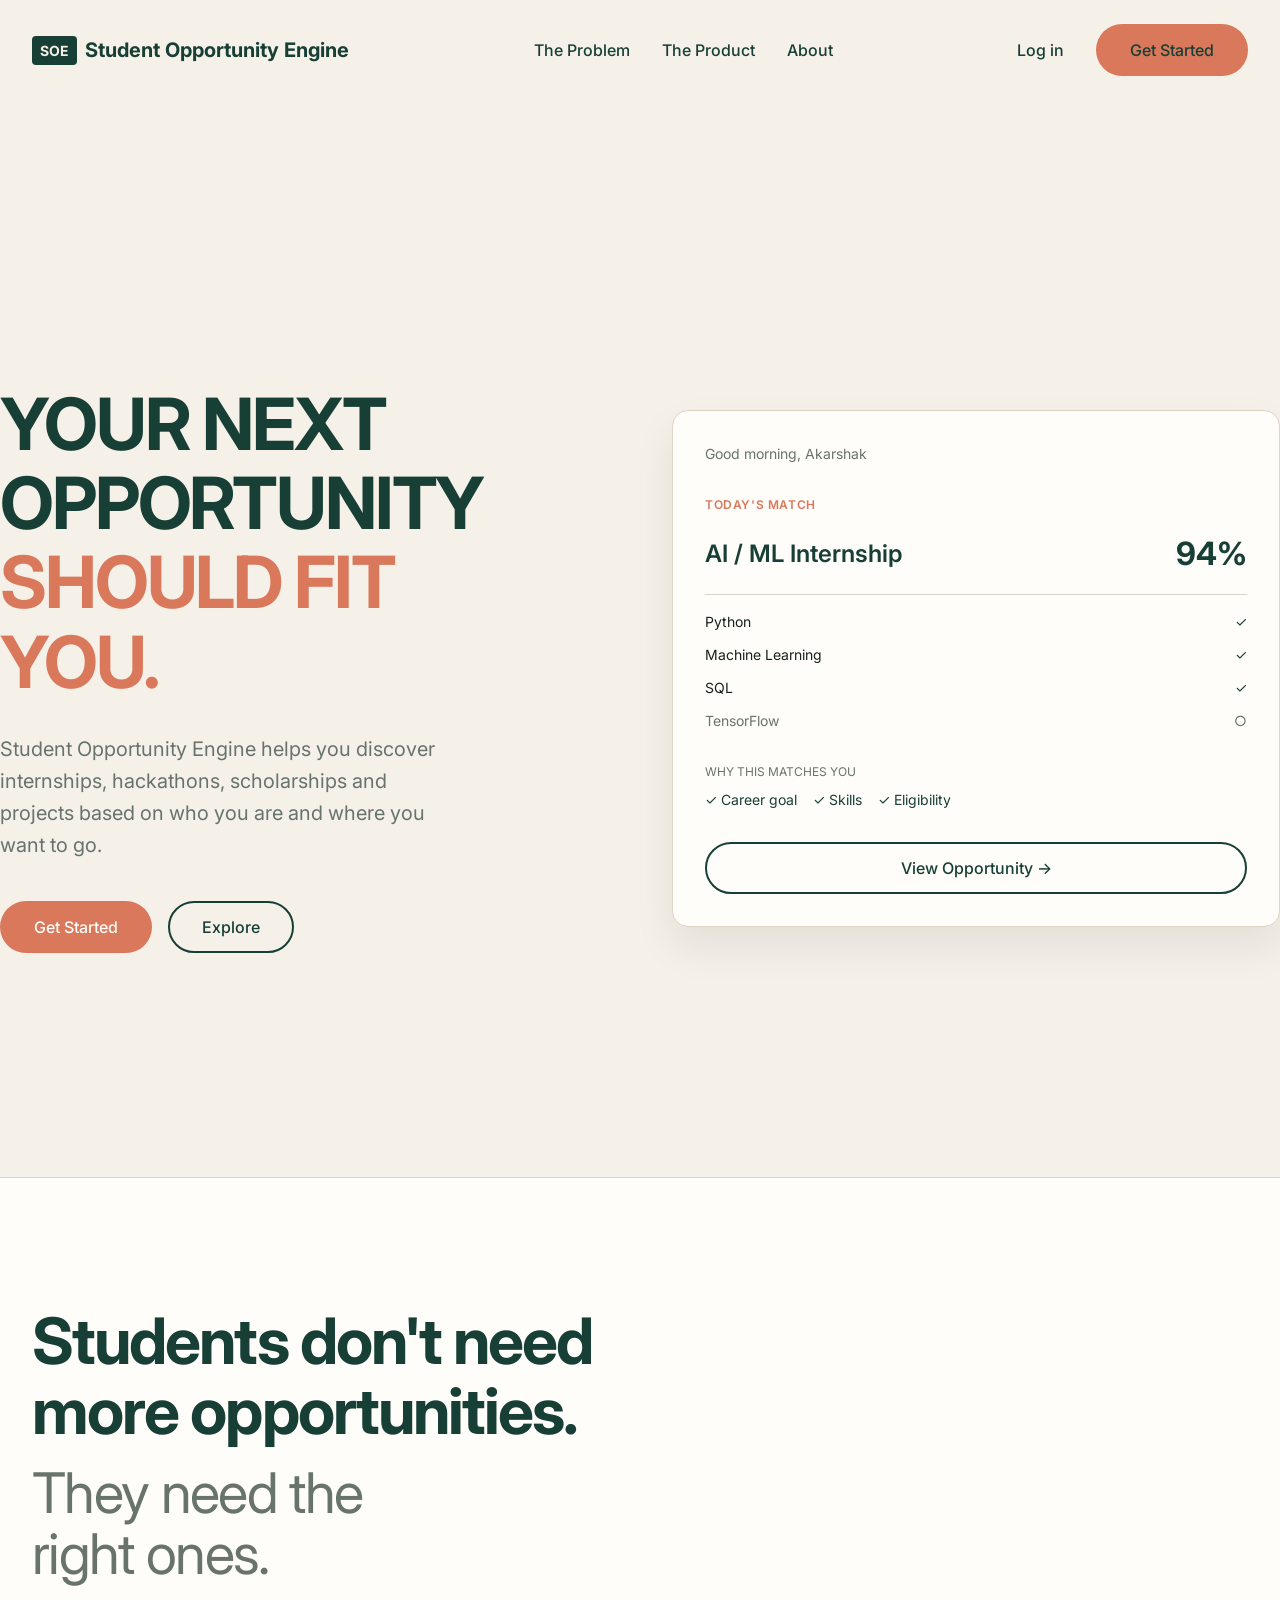
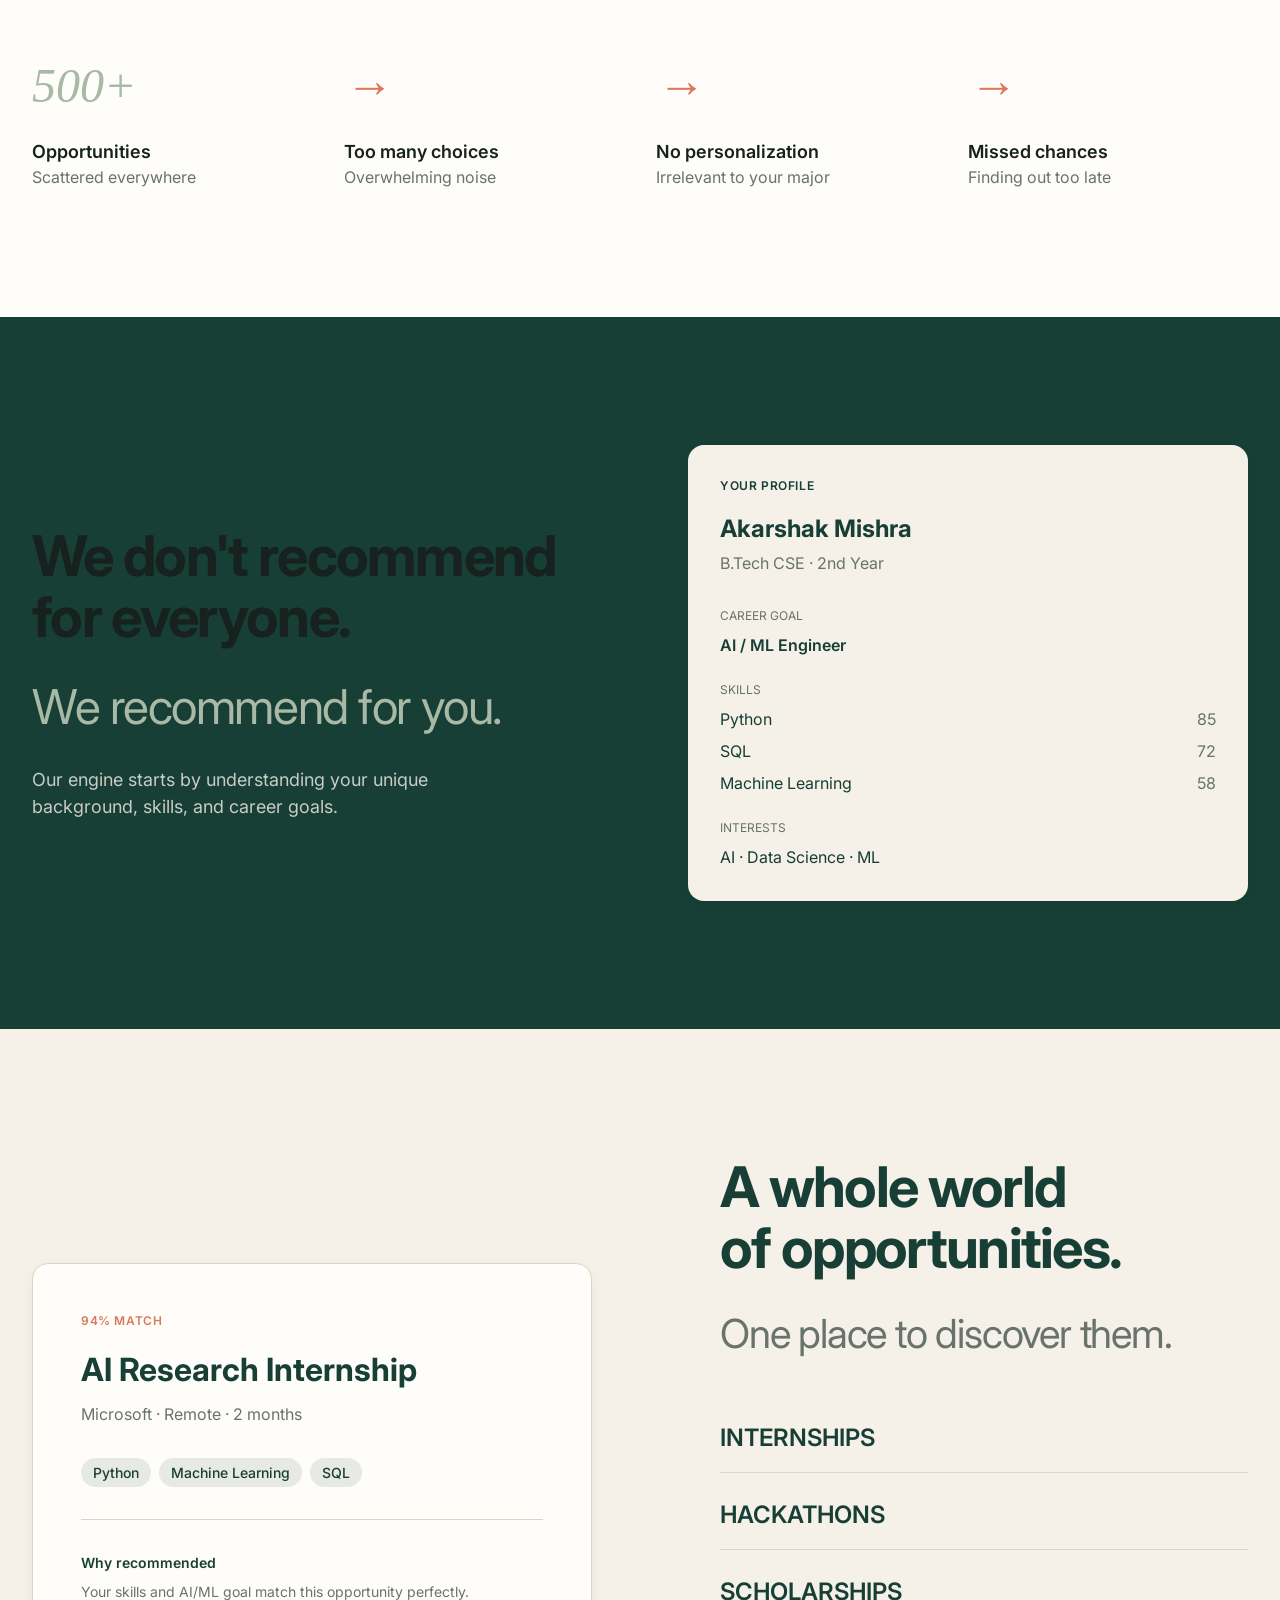
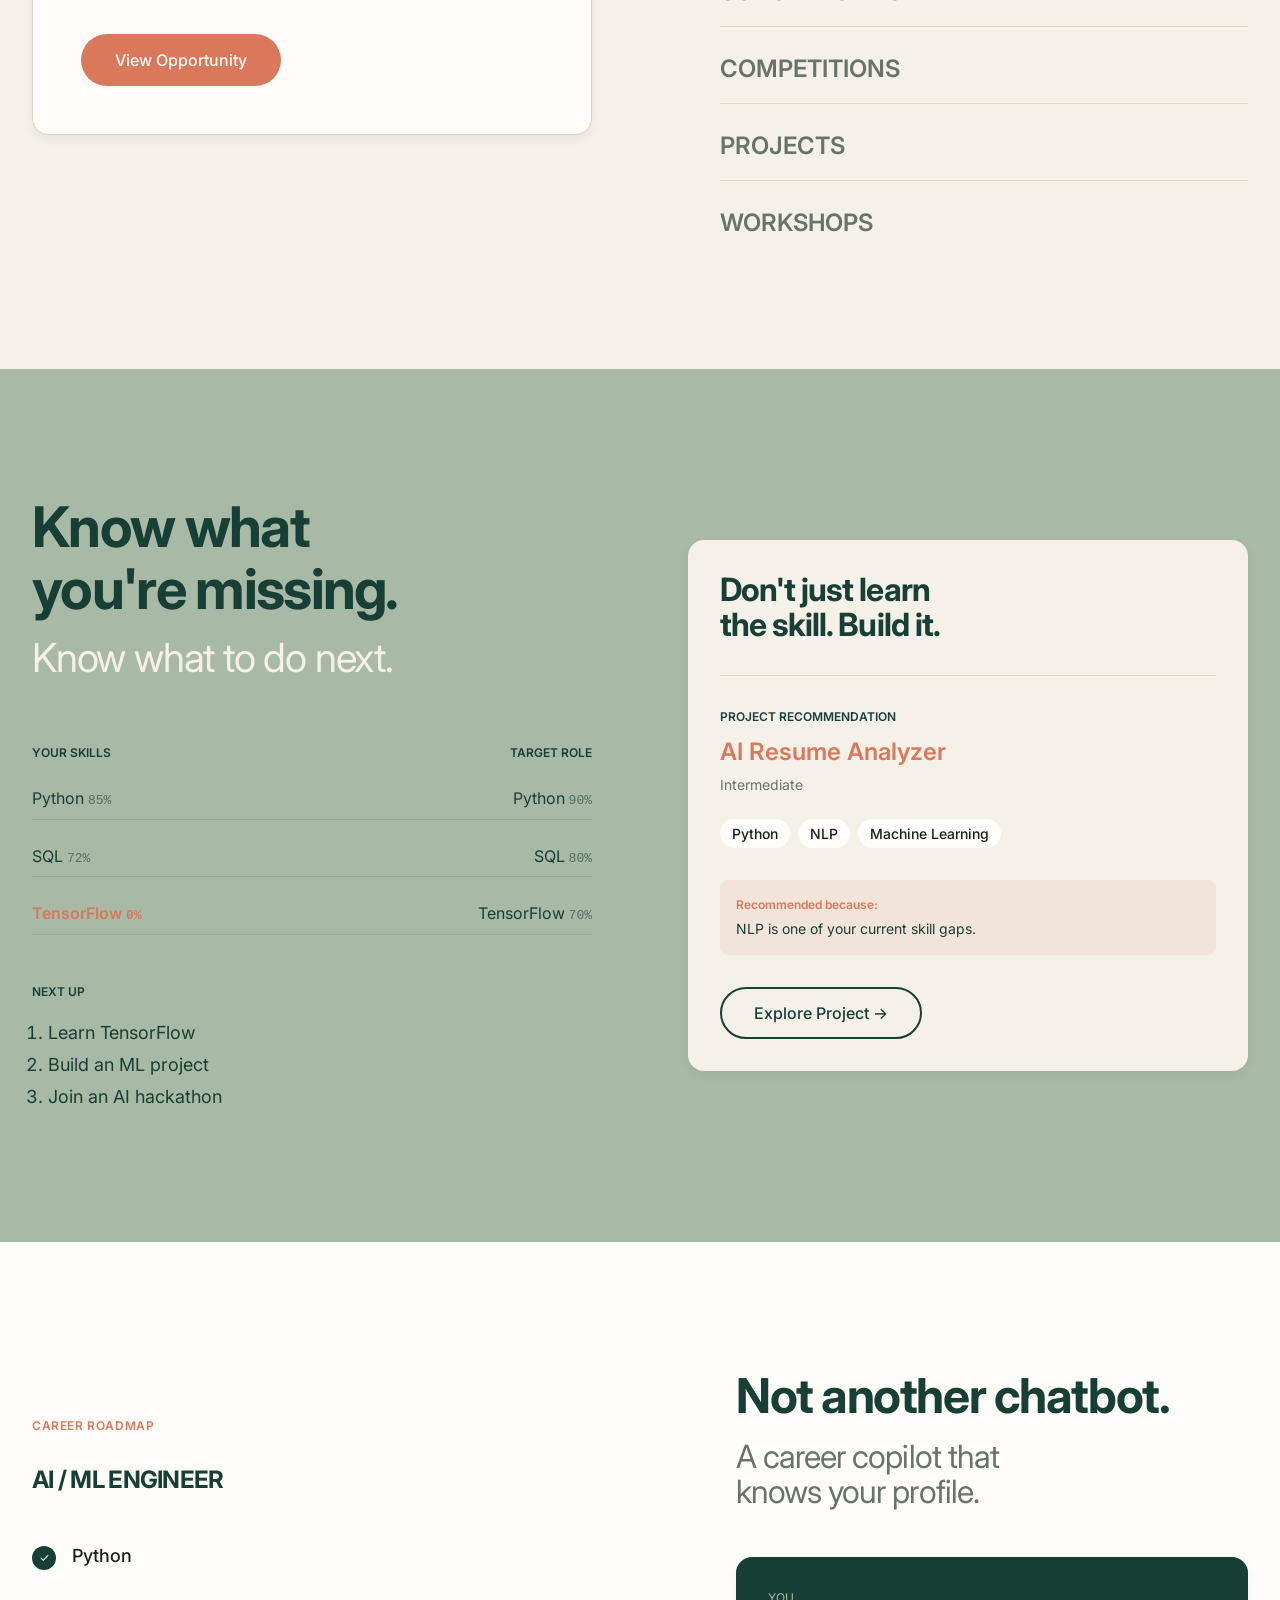
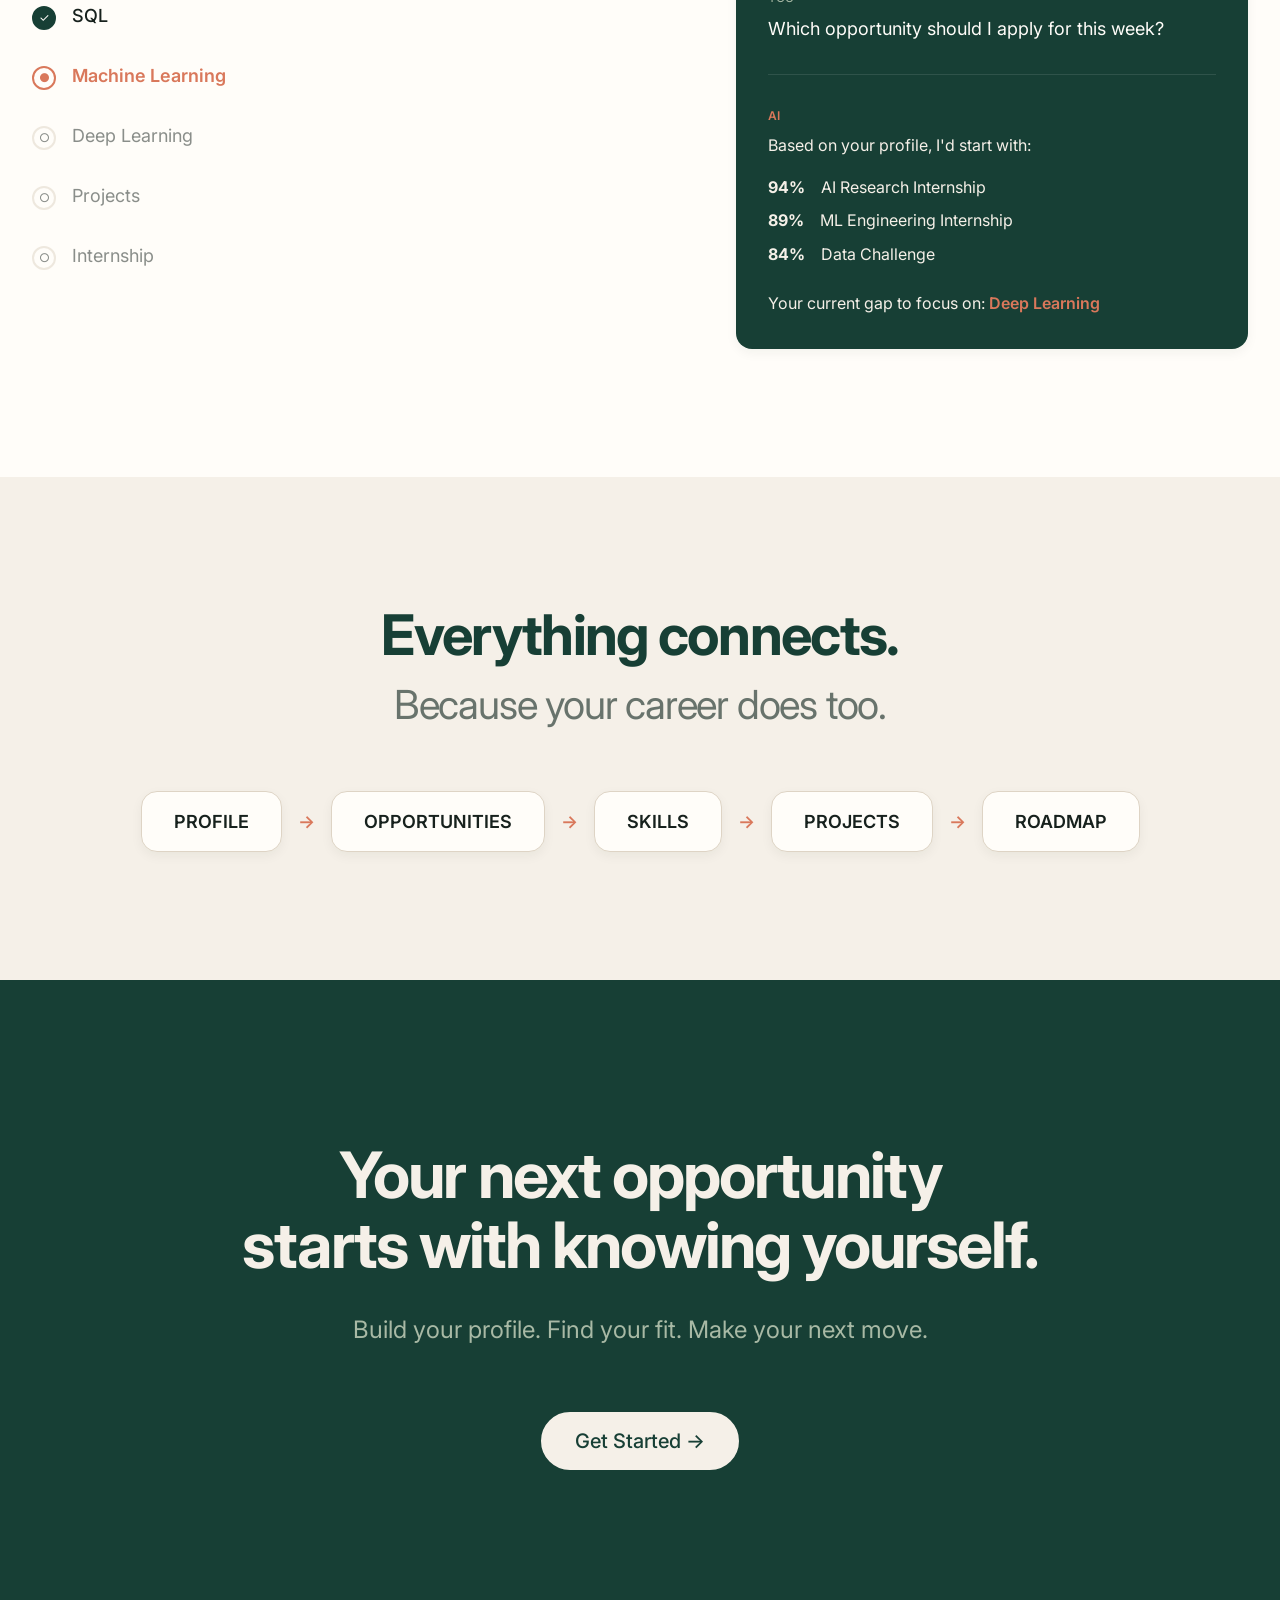
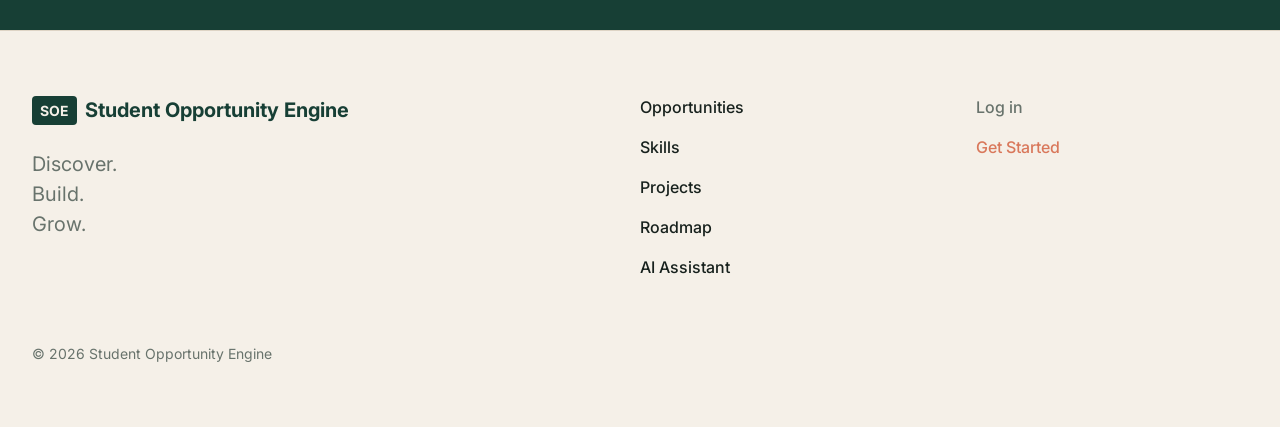
<file: student-opportunity-engine/index.html>
<!DOCTYPE html>
<html lang="en">
<head>
    <meta charset="UTF-8">
    <meta name="viewport" content="width=device-width, initial-scale=1.0">
    <title>Student Opportunity Engine</title>
    <link rel="preconnect" href="https://fonts.googleapis.com">
    <link rel="preconnect" href="https://fonts.gstatic.com" crossorigin>
    <link href="https://fonts.googleapis.com/css2?family=Inter:wght@400;500;600;700;800&display=swap" rel="stylesheet">
    <link rel="stylesheet" href="css/style.css">
    <style>
        /* Natural Editorial Styles */
        :root {
            --brand-forest: #173F35;
            --brand-ivory: #F5F0E8;
            --brand-terracotta: #D9785B;
            --brand-sage: #A8B9A5;
            --brand-sand: #DED4C5;
            --text-dark: #17211D;
            --text-muted: #68736C;
            --white: #FFFDF9;
            --font-main: 'Inter', sans-serif;
        }

        body {
            font-family: var(--font-main);
            background-color: var(--brand-ivory);
            color: var(--text-dark);
            -webkit-font-smoothing: antialiased;
            margin: 0;
            padding: 0;
            overflow-x: hidden;
        }

        a { text-decoration: none; color: inherit; transition: all 0.3s ease; }
        
        .container {
            max-width: 1280px;
            margin: 0 auto;
            padding: 0 2rem;
        }

        /* Typography */
        h1, h2, h3, .editorial-heading {
            letter-spacing: -0.03em;
            line-height: 1.1;
            font-weight: 700;
        }
        
        .text-forest { color: var(--brand-forest); }
        .text-terracotta { color: var(--brand-terracotta); }
        .text-sage { color: var(--brand-sage); }
        .text-muted { color: var(--text-muted); }

        /* Buttons */
        .btn {
            display: inline-flex;
            align-items: center;
            justify-content: center;
            padding: 0.75rem 2rem;
            border-radius: 9999px; /* Soft round */
            font-weight: 500;
            cursor: pointer;
            transition: all 0.3s ease;
            font-size: 1rem;
            border: 2px solid transparent;
        }

        .btn-terracotta { background: var(--brand-terracotta); color: var(--white); }
        .btn-terracotta:hover { background: #C56649; }
        
        .btn-forest-outline { background: transparent; border-color: var(--brand-forest); color: var(--brand-forest); }
        .btn-forest-outline:hover { background: rgba(23,63,53,0.05); }

        .btn-ivory { background: var(--brand-ivory); color: var(--brand-forest); border-color: var(--brand-ivory); }
        .btn-ivory:hover { background: #e3dccf; }

        /* Navbar */
        .lp-navbar {
            display: flex;
            justify-content: space-between;
            align-items: center;
            padding: 1.5rem 2rem;
            position: absolute;
            top: 0; left: 0; right: 0;
            z-index: 100;
        }
        
        .lp-brand {
            font-weight: 700; font-size: 1.25rem; display: flex; align-items: center; gap: 0.5rem; color: var(--brand-forest);
        }
        .lp-brand-mark {
            background: var(--brand-forest); color: var(--brand-ivory); padding: 0.25rem 0.5rem; border-radius: 4px; font-size: 0.875rem;
        }
        
        .lp-nav-links { display: flex; gap: 2rem; align-items: center; }
        .lp-nav-links a { color: var(--brand-forest); font-weight: 500; }
        .lp-nav-links a:hover { color: var(--brand-terracotta); }

        /* Sections */
        .section { padding: 8rem 0; }
        
        .bg-ivory { background-color: var(--brand-ivory); color: var(--text-dark); }
        .bg-forest { background-color: var(--brand-forest); color: var(--brand-ivory); }
        .bg-sage { background-color: var(--brand-sage); color: var(--brand-forest); }
        .bg-sand { background-color: var(--brand-sand); color: var(--text-dark); }
        .bg-white { background-color: var(--white); color: var(--text-dark); }

        /* Organic Shapes & Borders */
        .card-ui {
            background: var(--white);
            border: 1px solid var(--brand-sand);
            border-radius: 16px;
            padding: 2rem;
            box-shadow: 0 4px 12px rgba(23, 33, 29, 0.05);
            color: var(--text-dark);
        }

        /* Hero */
        .hero {
            padding: 12rem 0 6rem 0;
            display: grid;
            grid-template-columns: 1fr 1fr;
            gap: 4rem;
            align-items: center;
            position: relative;
        }
        .hero h1 { font-size: 4.5rem; color: var(--brand-forest); margin-bottom: 2rem; }
        .hero p { font-size: 1.25rem; color: var(--text-muted); margin-bottom: 2.5rem; max-width: 450px; line-height: 1.6; }

        /* Problem */
        .problem-grid {
            display: grid; grid-template-columns: repeat(4, 1fr); gap: 2rem; margin-top: 4rem;
        }
        .num-editorial { font-size: 3rem; color: var(--brand-sage); font-family: serif; font-style: italic; margin-bottom: 1rem; }

        /* Split screens */
        .split { display: grid; grid-template-columns: 1fr 1fr; gap: 6rem; align-items: center; }

        /* Process Steps */
        .road-step {
            display: flex; gap: 1rem; margin-bottom: 2rem; align-items: flex-start;
        }
        .road-icon {
            width: 24px; height: 24px; border-radius: 50%; display: flex; align-items: center; justify-content: center;
            border: 2px solid var(--brand-sand); margin-top: 4px; font-size: 0.75rem;
        }
        .road-step.done .road-icon { background: var(--brand-forest); border-color: var(--brand-forest); color: var(--white); }
        .road-step.current .road-icon { border-color: var(--brand-terracotta); color: var(--brand-terracotta); }

        /* UI elements */
        .ui-badge { display: inline-block; padding: 0.25rem 0.75rem; border-radius: 9999px; font-size: 0.875rem; font-weight: 500; }
        .bg-terracotta-light { background: rgba(217, 120, 91, 0.15); color: var(--brand-terracotta); }
        .bg-forest-light { background: rgba(23, 63, 53, 0.1); color: var(--brand-forest); }
        
        .organic-line {
            width: 100%; height: 1px; background: var(--brand-sand); margin: 2rem 0;
        }
        
        .footer { padding: 4rem 0; border-top: 1px solid var(--brand-sand); }
        .footer-grid { display: grid; grid-template-columns: 2fr 1fr 1fr; gap: 4rem; }

        /* Responsive Design */
        @media (max-width: 1024px) {
            .hero h1 { font-size: 3.5rem; }
            .problem-grid { grid-template-columns: repeat(2, 1fr); gap: 3rem; }
            .split { gap: 3rem; }
        }

        @media (max-width: 768px) {
            .hero { grid-template-columns: 1fr; padding-top: 8rem; text-align: center; }
            .hero p { margin: 0 auto 2rem auto; }
            .hero .btn { margin-bottom: 2rem; }
            .split { grid-template-columns: 1fr; text-align: center; gap: 4rem; }
            .problem-grid { grid-template-columns: 1fr; text-align: center; }
            .footer-grid { grid-template-columns: 1fr; text-align: center; }
            .lp-navbar { flex-direction: column; padding: 1rem; gap: 1rem; }
            .lp-nav-links { flex-wrap: wrap; justify-content: center; gap: 1rem; }
        }
    </style>
</head>
<body class="bg-ivory">

    <!-- Navbar -->
    <nav class="lp-navbar">
        <a href="/" class="lp-brand">
            <span class="lp-brand-mark">SOE</span>
            Student Opportunity Engine
        </a>
        <div class="lp-nav-links">
            <a href="#problem">The Problem</a>
            <a href="#product">The Product</a>
            <a href="#about">About</a>
        </div>
        <div class="lp-nav-links">
            <a href="login.html">Log in</a>
            <a href="register.html" class="btn btn-terracotta">Get Started</a>
        </div>
    </nav>

    <!-- HERO SECTION -->
    <section class="section bg-ivory" style="padding-top: 12rem;">
        <div class="container hero">
            <div>
                <h1>YOUR NEXT<br>OPPORTUNITY<br><span class="text-terracotta">SHOULD FIT<br>YOU.</span></h1>
                <p>Student Opportunity Engine helps you discover internships, hackathons, scholarships and projects based on who you are and where you want to go.</p>
                <div style="display: flex; gap: 1rem;">
                    <a href="register.html" class="btn btn-terracotta">Get Started</a>
                    <a href="#product" class="btn btn-forest-outline">Explore</a>
                </div>
            </div>
            
            <!-- REAL DASHBOARD PREVIEW -->
            <div style="position: relative;">
                <div class="card-ui" style="background: var(--white); box-shadow: 0 20px 40px rgba(23,33,29,0.08);">
                    <div class="text-muted" style="margin-bottom: 2rem; font-size: 0.875rem;">Good morning, Akarshak</div>
                    <div style="font-size: 0.75rem; letter-spacing: 0.05em; color: var(--brand-terracotta); font-weight: 600; margin-bottom: 1rem;">TODAY'S MATCH</div>
                    
                    <div style="display: flex; justify-content: space-between; align-items: center; border-bottom: 1px solid var(--brand-sand); padding-bottom: 1rem; margin-bottom: 1rem;">
                        <div style="font-size: 1.5rem; font-weight: 600; color: var(--brand-forest);">AI / ML Internship</div>
                        <div style="font-size: 2rem; font-weight: 700; color: var(--brand-forest);">94%</div>
                    </div>
                    
                    <div style="display: flex; flex-direction: column; gap: 0.75rem; margin-bottom: 2rem; font-size: 0.875rem;">
                        <div style="display: flex; justify-content: space-between;"><span>Python</span> <span class="text-forest">✓</span></div>
                        <div style="display: flex; justify-content: space-between;"><span>Machine Learning</span> <span class="text-forest">✓</span></div>
                        <div style="display: flex; justify-content: space-between;"><span>SQL</span> <span class="text-forest">✓</span></div>
                        <div style="display: flex; justify-content: space-between; color: var(--text-muted);"><span>TensorFlow</span> <span>○</span></div>
                    </div>
                    
                    <div style="font-size: 0.75rem; color: var(--text-muted); text-transform: uppercase; margin-bottom: 0.5rem;">Why this matches you</div>
                    <div style="font-size: 0.875rem; display: flex; gap: 1rem; color: var(--brand-forest); margin-bottom: 2rem;">
                        <span>✓ Career goal</span>
                        <span>✓ Skills</span>
                        <span>✓ Eligibility</span>
                    </div>
                    
                    <div class="btn btn-forest-outline" style="width: 100%; box-sizing: border-box; text-align: center;">View Opportunity →</div>
                </div>
                <!-- Abstract organic shape behind -->
                <div style="position: absolute; top: -30px; right: -30px; width: 150px; height: 150px; border-radius: 50%; border: 1px solid var(--brand-sand); z-index: -1;"></div>
            </div>
        </div>
    </section>

    <!-- PROBLEM SECTION -->
    <section id="problem" class="section bg-white" style="border-top: 1px solid var(--brand-sand);">
        <div class="container">
            <h2 style="font-size: 4rem; color: var(--brand-forest); max-width: 800px; margin-bottom: 1rem;">Students don't need<br>more opportunities.</h2>
            <h2 style="font-size: 3.5rem; color: var(--text-muted); font-weight: 400; margin-bottom: 4rem;">They need the<br>right ones.</h2>
            
            <div class="problem-grid">
                <div>
                    <div class="num-editorial">500+</div>
                    <div style="font-weight: 600; font-size: 1.125rem;">Opportunities</div>
                    <div class="text-muted">Scattered everywhere</div>
                </div>
                <div>
                    <div class="num-editorial" style="color: var(--brand-terracotta);">→</div>
                    <div style="font-weight: 600; font-size: 1.125rem;">Too many choices</div>
                    <div class="text-muted">Overwhelming noise</div>
                </div>
                <div>
                    <div class="num-editorial" style="color: var(--brand-terracotta);">→</div>
                    <div style="font-weight: 600; font-size: 1.125rem;">No personalization</div>
                    <div class="text-muted">Irrelevant to your major</div>
                </div>
                <div>
                    <div class="num-editorial" style="color: var(--brand-terracotta);">→</div>
                    <div style="font-weight: 600; font-size: 1.125rem;">Missed chances</div>
                    <div class="text-muted">Finding out too late</div>
                </div>
            </div>
        </div>
    </section>

    <!-- PROFILE SECTION -->
    <section id="product" class="section bg-forest">
        <div class="container split">
            <div>
                <h2 style="font-size: 3.5rem; margin-bottom: 2rem;">We don't recommend<br>for everyone.</h2>
                <h2 style="font-size: 3rem; color: var(--brand-sage); font-weight: 400; margin-bottom: 2rem;">We recommend for you.</h2>
                <p style="font-size: 1.125rem; color: var(--brand-ivory); opacity: 0.8; max-width: 400px;">
                    Our engine starts by understanding your unique background, skills, and career goals.
                </p>
            </div>
            
            <div class="card-ui" style="background: var(--brand-ivory); color: var(--brand-forest); border: none;">
                <div style="font-size: 0.75rem; letter-spacing: 0.05em; font-weight: 600; margin-bottom: 1rem;">YOUR PROFILE</div>
                <div style="font-size: 1.5rem; font-weight: 700; margin-bottom: 0.25rem;">Akarshak Mishra</div>
                <div style="color: var(--text-muted); margin-bottom: 2rem;">B.Tech CSE · 2nd Year</div>
                
                <div style="font-size: 0.75rem; color: var(--text-muted); margin-bottom: 0.5rem;">CAREER GOAL</div>
                <div style="font-weight: 600; margin-bottom: 1.5rem;">AI / ML Engineer</div>
                
                <div style="font-size: 0.75rem; color: var(--text-muted); margin-bottom: 0.5rem;">SKILLS</div>
                <div style="display: flex; justify-content: space-between; margin-bottom: 0.5rem;"><span>Python</span> <span class="text-muted">85</span></div>
                <div style="display: flex; justify-content: space-between; margin-bottom: 0.5rem;"><span>SQL</span> <span class="text-muted">72</span></div>
                <div style="display: flex; justify-content: space-between; margin-bottom: 1.5rem;"><span>Machine Learning</span> <span class="text-muted">58</span></div>
                
                <div style="font-size: 0.75rem; color: var(--text-muted); margin-bottom: 0.5rem;">INTERESTS</div>
                <div>AI · Data Science · ML</div>
            </div>
        </div>
    </section>

    <!-- OPPORTUNITIES SECTION -->
    <section class="section bg-ivory">
        <div class="container split">
            <div>
                <div class="card-ui" style="padding: 3rem;">
                    <div style="font-size: 0.75rem; letter-spacing: 0.05em; font-weight: 600; color: var(--brand-terracotta); margin-bottom: 1rem;">94% MATCH</div>
                    <div style="font-size: 2rem; font-weight: 700; color: var(--brand-forest); margin-bottom: 0.5rem;">AI Research Internship</div>
                    <div style="color: var(--text-muted); margin-bottom: 2rem;">Microsoft · Remote · 2 months</div>
                    
                    <div style="display: flex; gap: 0.5rem; margin-bottom: 2rem; flex-wrap: wrap;">
                        <span class="ui-badge bg-forest-light">Python</span>
                        <span class="ui-badge bg-forest-light">Machine Learning</span>
                        <span class="ui-badge bg-forest-light">SQL</span>
                    </div>
                    
                    <div class="organic-line"></div>
                    
                    <div style="font-size: 0.875rem; font-weight: 600; margin-bottom: 0.5rem; color: var(--brand-forest);">Why recommended</div>
                    <div style="font-size: 0.875rem; color: var(--text-muted); margin-bottom: 2rem;">Your skills and AI/ML goal match this opportunity perfectly.</div>
                    
                    <div class="btn btn-terracotta">View Opportunity</div>
                </div>
            </div>
            
            <div style="padding-left: 2rem;">
                <h2 style="font-size: 3.5rem; color: var(--brand-forest); margin-bottom: 2rem;">A whole world<br>of opportunities.</h2>
                <h2 style="font-size: 2.5rem; color: var(--text-muted); font-weight: 400; margin-bottom: 4rem;">One place to discover them.</h2>
                
                <div style="display: flex; flex-direction: column; gap: 1.5rem; font-size: 1.5rem; color: var(--brand-forest); font-weight: 600;">
                    <div style="border-bottom: 1px solid var(--brand-sand); padding-bottom: 1rem;">INTERNSHIPS</div>
                    <div style="border-bottom: 1px solid var(--brand-sand); padding-bottom: 1rem;">HACKATHONS</div>
                    <div style="border-bottom: 1px solid var(--brand-sand); padding-bottom: 1rem;">SCHOLARSHIPS</div>
                    <div style="border-bottom: 1px solid var(--brand-sand); padding-bottom: 1rem; color: var(--text-muted);">COMPETITIONS</div>
                    <div style="border-bottom: 1px solid var(--brand-sand); padding-bottom: 1rem; color: var(--text-muted);">PROJECTS</div>
                    <div style="color: var(--text-muted);">WORKSHOPS</div>
                </div>
            </div>
        </div>
    </section>

    <!-- SKILL GAP & PROJECTS SECTION -->
    <section class="section bg-sage">
        <div class="container split">
            <div>
                <h2 style="font-size: 3.5rem; color: var(--brand-forest); margin-bottom: 1rem;">Know what<br>you're missing.</h2>
                <h2 style="font-size: 2.5rem; color: var(--brand-ivory); font-weight: 400; margin-bottom: 4rem;">Know what to do next.</h2>
                
                <div style="display: flex; flex-direction: column; gap: 1rem; margin-bottom: 3rem;">
                    <div style="display: flex; justify-content: space-between; font-size: 0.75rem; font-weight: 600; color: var(--brand-forest);">
                        <span>YOUR SKILLS</span>
                        <span>TARGET ROLE</span>
                    </div>
                    
                    <div style="display: flex; justify-content: space-between; border-bottom: 1px solid rgba(23,63,53,0.1); padding: 0.5rem 0;">
                        <span style="color: var(--brand-forest);">Python <span style="opacity: 0.6; font-family: monospace;">85%</span></span>
                        <span style="color: var(--brand-forest);">Python <span style="opacity: 0.6; font-family: monospace;">90%</span></span>
                    </div>
                    <div style="display: flex; justify-content: space-between; border-bottom: 1px solid rgba(23,63,53,0.1); padding: 0.5rem 0;">
                        <span style="color: var(--brand-forest);">SQL <span style="opacity: 0.6; font-family: monospace;">72%</span></span>
                        <span style="color: var(--brand-forest);">SQL <span style="opacity: 0.6; font-family: monospace;">80%</span></span>
                    </div>
                    <div style="display: flex; justify-content: space-between; border-bottom: 1px solid rgba(23,63,53,0.1); padding: 0.5rem 0;">
                        <span style="color: var(--brand-terracotta); font-weight: 600;">TensorFlow <span style="font-family: monospace;">0%</span></span>
                        <span style="color: var(--brand-forest);">TensorFlow <span style="opacity: 0.6; font-family: monospace;">70%</span></span>
                    </div>
                </div>
                
                <div style="font-size: 0.75rem; font-weight: 600; color: var(--brand-forest); margin-bottom: 1rem;">NEXT UP</div>
                <ol style="color: var(--brand-forest); padding-left: 1rem; line-height: 1.8; font-size: 1.125rem;">
                    <li>Learn TensorFlow</li>
                    <li>Build an ML project</li>
                    <li>Join an AI hackathon</li>
                </ol>
            </div>
            
            <div>
                <div class="card-ui" style="background: var(--brand-ivory); border: none;">
                    <h2 style="font-size: 2rem; color: var(--brand-forest); margin-bottom: 0.5rem;">Don't just learn<br>the skill. Build it.</h2>
                    <div class="organic-line"></div>
                    
                    <div style="font-size: 0.75rem; font-weight: 600; color: var(--brand-forest); margin-bottom: 0.5rem;">PROJECT RECOMMENDATION</div>
                    <div style="font-size: 1.5rem; font-weight: 600; color: var(--brand-terracotta); margin-bottom: 0.25rem;">AI Resume Analyzer</div>
                    <div style="font-size: 0.875rem; color: var(--text-muted); margin-bottom: 1.5rem;">Intermediate</div>
                    
                    <div style="display: flex; gap: 0.5rem; margin-bottom: 2rem;">
                        <span class="ui-badge bg-white">Python</span>
                        <span class="ui-badge bg-white">NLP</span>
                        <span class="ui-badge bg-white">Machine Learning</span>
                    </div>
                    
                    <div style="background: rgba(217, 120, 91, 0.1); padding: 1rem; border-radius: 8px; margin-bottom: 2rem;">
                        <div style="font-size: 0.75rem; font-weight: 600; color: var(--brand-terracotta); margin-bottom: 0.25rem;">Recommended because:</div>
                        <div style="font-size: 0.875rem; color: var(--brand-forest);">NLP is one of your current skill gaps.</div>
                    </div>
                    
                    <div class="btn btn-forest-outline">Explore Project →</div>
                </div>
            </div>
        </div>
    </section>

    <!-- ROADMAP & AI SECTION -->
    <section class="section bg-white">
        <div class="container split">
            <div>
                <div style="font-size: 0.75rem; font-weight: 600; color: var(--brand-terracotta); letter-spacing: 0.05em; margin-bottom: 2rem;">CAREER ROADMAP</div>
                <h3 style="font-size: 1.5rem; color: var(--brand-forest); margin-bottom: 3rem;">AI / ML ENGINEER</h3>
                
                <div class="road-step done">
                    <div class="road-icon">✓</div>
                    <div style="font-size: 1.125rem; font-weight: 500;">Python</div>
                </div>
                <div class="road-step done">
                    <div class="road-icon">✓</div>
                    <div style="font-size: 1.125rem; font-weight: 500;">SQL</div>
                </div>
                <div class="road-step current">
                    <div class="road-icon">●</div>
                    <div style="font-size: 1.125rem; font-weight: 600; color: var(--brand-terracotta);">Machine Learning</div>
                </div>
                <div class="road-step" style="opacity: 0.5;">
                    <div class="road-icon">○</div>
                    <div style="font-size: 1.125rem;">Deep Learning</div>
                </div>
                <div class="road-step" style="opacity: 0.5;">
                    <div class="road-icon">○</div>
                    <div style="font-size: 1.125rem;">Projects</div>
                </div>
                <div class="road-step" style="opacity: 0.5;">
                    <div class="road-icon">○</div>
                    <div style="font-size: 1.125rem;">Internship</div>
                </div>
            </div>
            
            <div style="padding-left: 3rem;">
                <h2 style="font-size: 3rem; color: var(--brand-forest); margin-bottom: 1rem;">Not another chatbot.</h2>
                <h2 style="font-size: 2rem; color: var(--text-muted); font-weight: 400; margin-bottom: 3rem;">A career copilot that<br>knows your profile.</h2>
                
                <div class="card-ui" style="background: var(--brand-forest); color: var(--white); border: none;">
                    <div style="font-size: 0.75rem; color: var(--brand-sage); margin-bottom: 0.5rem;">YOU</div>
                    <div style="font-size: 1.125rem; margin-bottom: 2rem;">Which opportunity should I apply for this week?</div>
                    
                    <div class="organic-line" style="background: rgba(255,255,255,0.1);"></div>
                    
                    <div style="font-size: 0.75rem; color: var(--brand-terracotta); font-weight: 600; margin-bottom: 0.5rem;">AI</div>
                    <div style="font-size: 1rem; line-height: 1.6; color: var(--brand-ivory);">
                        <p style="margin-bottom: 1rem;">Based on your profile, I'd start with:</p>
                        <div style="display: flex; gap: 1rem; margin-bottom: 0.5rem;"><strong>94%</strong> <span>AI Research Internship</span></div>
                        <div style="display: flex; gap: 1rem; margin-bottom: 0.5rem;"><strong>89%</strong> <span>ML Engineering Internship</span></div>
                        <div style="display: flex; gap: 1rem; margin-bottom: 1.5rem;"><strong>84%</strong> <span>Data Challenge</span></div>
                        
                        <p>Your current gap to focus on: <span style="color: var(--brand-terracotta); font-weight: 600;">Deep Learning</span></p>
                    </div>
                </div>
            </div>
        </div>
    </section>

    <!-- ONE SYSTEM -->
    <section class="section bg-ivory" style="text-align: center;">
        <div class="container">
            <h2 style="font-size: 3.5rem; color: var(--brand-forest); margin-bottom: 1rem;">Everything connects.</h2>
            <h2 style="font-size: 2.5rem; color: var(--text-muted); font-weight: 400; margin-bottom: 4rem;">Because your career does too.</h2>
            
            <div style="display: flex; justify-content: center; align-items: center; gap: 1rem; flex-wrap: wrap; color: var(--brand-forest); font-weight: 600; font-size: 1.125rem;">
                <div class="card-ui" style="padding: 1rem 2rem;">PROFILE</div>
                <div style="color: var(--brand-terracotta);">→</div>
                <div class="card-ui" style="padding: 1rem 2rem;">OPPORTUNITIES</div>
                <div style="color: var(--brand-terracotta);">→</div>
                <div class="card-ui" style="padding: 1rem 2rem;">SKILLS</div>
                <div style="color: var(--brand-terracotta);">→</div>
                <div class="card-ui" style="padding: 1rem 2rem;">PROJECTS</div>
                <div style="color: var(--brand-terracotta);">→</div>
                <div class="card-ui" style="padding: 1rem 2rem;">ROADMAP</div>
            </div>
        </div>
    </section>

    <!-- FINAL CTA -->
    <section class="section bg-forest" style="text-align: center; padding: 10rem 0;">
        <div class="container">
            <h2 style="font-size: 4rem; color: var(--brand-ivory); margin-bottom: 2rem;">Your next opportunity<br>starts with knowing yourself.</h2>
            <p style="font-size: 1.5rem; color: var(--brand-sage); margin-bottom: 4rem;">Build your profile. Find your fit. Make your next move.</p>
            <a href="register.html" class="btn btn-ivory" style="font-size: 1.25rem;">Get Started →</a>
        </div>
    </section>

    <!-- Footer -->
    <footer id="about" class="footer bg-ivory">
        <div class="container footer-grid">
            <div>
                <div class="lp-brand" style="margin-bottom: 1.5rem;">
                    <span class="lp-brand-mark">SOE</span>
                    Student Opportunity Engine
                </div>
                <div style="font-size: 1.25rem; color: var(--text-muted);">Discover.<br>Build.<br>Grow.</div>
            </div>
            
            <div style="display: flex; flex-direction: column; gap: 1rem; font-weight: 500;">
                <a href="#">Opportunities</a>
                <a href="#">Skills</a>
                <a href="#">Projects</a>
                <a href="#">Roadmap</a>
                <a href="#">AI Assistant</a>
            </div>
            
            <div style="display: flex; flex-direction: column; gap: 1rem; font-weight: 500;">
                <a href="login.html" style="color: var(--text-muted);">Log in</a>
                <a href="register.html" style="color: var(--brand-terracotta);">Get Started</a>
            </div>
        </div>
        <div class="container" style="font-size: 0.875rem; color: var(--text-muted); margin-top: 4rem;">
            © 2026 Student Opportunity Engine
        </div>
    </footer>

</body>
</html>
</file>
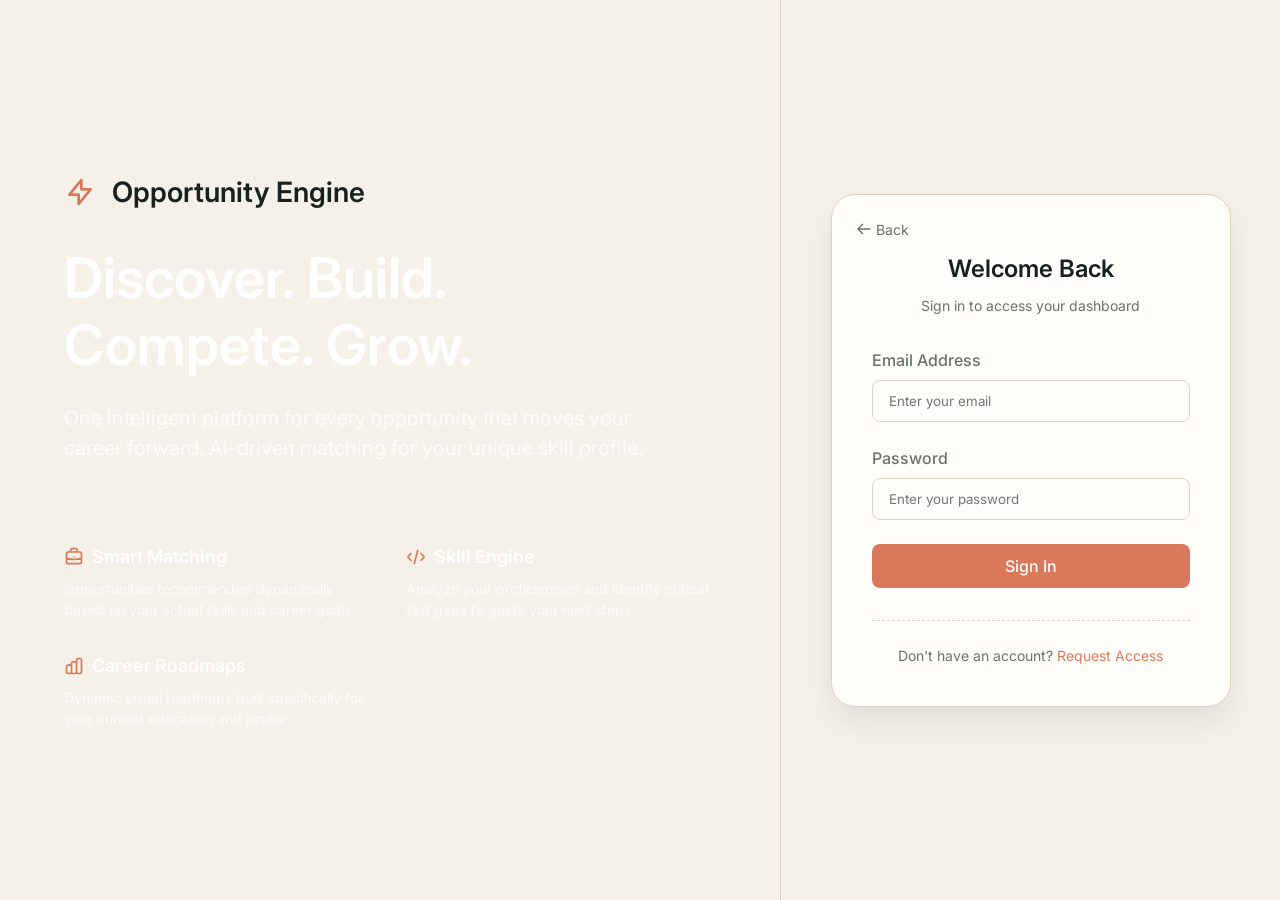
<file: student-opportunity-engine/ai-assistant.html>
<!DOCTYPE html>
<html lang="en">
<head>
    <meta charset="UTF-8">
    <meta name="viewport" content="width=device-width, initial-scale=1.0">
    <title>AI Assistant - Student Opportunity Engine</title>
    <link href="https://fonts.googleapis.com/css2?family=Inter:wght@400;500;600;700&display=swap" rel="stylesheet">
    <link rel="stylesheet" href="css/style.css">
    <link rel="stylesheet" href="css/components.css">
</head>
<body>
    <div class="app-container">
        <!-- Injected via components.js -->
        <div id="sidebar-container"></div>
        
        <div class="main-content">
            <!-- Injected via components.js -->
            <div id="header-container"></div>
            
            <div class="page-content" style="max-width: 800px; margin: 0 auto; width: 100%; display: flex; flex-direction: column; height: calc(100vh - 120px);">
                <div class="section-header" style="margin-top: 1rem;">
                    <h1 class="section-title" style="font-size: 1.5rem; color: var(--brand-primary);">Career Copilot</h1>
                </div>
                
                <div class="card" style="flex: 1; display: flex; flex-direction: column; background: var(--card-bg); overflow: hidden; padding: 0;">
                    
                    <div id="chat-container" style="flex: 1; padding: 2rem; overflow-y: auto; display: flex; flex-direction: column; gap: 1.5rem;">
                        <!-- AI Message -->
                        <div style="display: flex; gap: 1rem; align-items: flex-start;">
                            <div style="width: 32px; height: 32px; border-radius: 50%; background: var(--brand-primary); color: #fff; display: flex; align-items: center; justify-content: center; font-size: 0.75rem; font-weight: bold; flex-shrink: 0;">AI</div>
                            <div style="background: rgba(23, 63, 53, 0.05); padding: 1rem 1.5rem; border-radius: 2px 16px 16px 16px; color: var(--text-primary); max-width: 80%;">
                                Hi there! I'm your career copilot. Based on your profile, you're looking for AI/ML opportunities. How can I help you today?
                            </div>
                        </div>

                        <!-- User Message -->
                        <div style="display: flex; gap: 1rem; align-items: flex-start; flex-direction: row-reverse;">
                            <div style="width: 32px; height: 32px; border-radius: 50%; background: var(--border-color); color: var(--text-primary); display: flex; align-items: center; justify-content: center; font-size: 0.75rem; font-weight: bold; flex-shrink: 0;">YOU</div>
                            <div style="background: var(--brand-primary); color: #FFFDF9; padding: 1rem 1.5rem; border-radius: 16px 2px 16px 16px; max-width: 80%;">
                                Which opportunity should I apply for this week?
                            </div>
                        </div>

                        <!-- AI Message -->
                        <div style="display: flex; gap: 1rem; align-items: flex-start;">
                            <div style="width: 32px; height: 32px; border-radius: 50%; background: var(--brand-primary); color: #fff; display: flex; align-items: center; justify-content: center; font-size: 0.75rem; font-weight: bold; flex-shrink: 0;">AI</div>
                            <div style="background: rgba(23, 63, 53, 0.05); padding: 1rem 1.5rem; border-radius: 2px 16px 16px 16px; color: var(--text-primary); max-width: 80%;">
                                <p style="margin-bottom: 1rem; margin-top: 0;">Based on your profile, I'd start with these highly-matched options:</p>
                                <div style="display: flex; flex-direction: column; gap: 0.5rem; margin-bottom: 1rem; font-size: 0.875rem;">
                                    <div style="display: flex; gap: 0.5rem;"><strong>94%</strong> <span>AI Research Internship (Microsoft)</span></div>
                                    <div style="display: flex; gap: 0.5rem;"><strong>89%</strong> <span>ML Engineering Internship (Google)</span></div>
                                </div>
                                <p style="margin-bottom: 0;">I recommend focusing on the Microsoft internship since it doesn't require Deep Learning, which is currently a skill gap for you.</p>
                            </div>
                        </div>
                    </div>
                    
                    <form id="chat-form" style="padding: 1.5rem; border-top: 1px solid var(--border-color); background: var(--card-bg);">
                        <div style="display: flex; gap: 1rem;">
                            <input type="text" id="chat-input" class="form-control" placeholder="Ask your copilot anything..." style="flex: 1; border-radius: 9999px;" required>
                            <button type="submit" class="btn btn-primary" style="border-radius: 9999px; padding: 0.75rem 1.5rem;">Send</button>
                        </div>
                    </form>

                </div>
            </div>
        </div>
    </div>
    <script src="js/api.js"></script>
    <script src="js/auth.js"></script>
    <script src="js/components.js"></script>
    <script>
        document.addEventListener('DOMContentLoaded', () => {
            window.components.renderSidebar('sidebar-container');
            
            const chatForm = document.getElementById('chat-form');
            const chatInput = document.getElementById('chat-input');
            const chatContainer = document.getElementById('chat-container');

            function appendMessage(sender, text) {
                const msgDiv = document.createElement('div');
                msgDiv.style.display = 'flex';
                msgDiv.style.gap = '1rem';
                msgDiv.style.alignItems = 'flex-start';
                
                if (sender === 'YOU') {
                    msgDiv.style.flexDirection = 'row-reverse';
                    msgDiv.innerHTML = `
                        <div style="width: 32px; height: 32px; border-radius: 50%; background: var(--border-color); color: var(--text-primary); display: flex; align-items: center; justify-content: center; font-size: 0.75rem; font-weight: bold; flex-shrink: 0;">YOU</div>
                        <div style="background: var(--brand-primary); color: #FFFDF9; padding: 1rem 1.5rem; border-radius: 16px 2px 16px 16px; max-width: 80%;">
                            ${text}
                        </div>
                    `;
                } else {
                    msgDiv.innerHTML = `
                        <div style="width: 32px; height: 32px; border-radius: 50%; background: var(--brand-primary); color: #fff; display: flex; align-items: center; justify-content: center; font-size: 0.75rem; font-weight: bold; flex-shrink: 0;">AI</div>
                        <div style="background: rgba(23, 63, 53, 0.05); padding: 1rem 1.5rem; border-radius: 2px 16px 16px 16px; color: var(--text-primary); max-width: 80%;">
                            ${text}
                        </div>
                    `;
                }
                
                chatContainer.appendChild(msgDiv);
                chatContainer.scrollTop = chatContainer.scrollHeight;
            }

            chatForm.addEventListener('submit', (e) => {
                e.preventDefault();
                const text = chatInput.value.trim();
                if (!text) return;
                
                appendMessage('YOU', text);
                chatInput.value = '';
                
                // Simulate AI response
                setTimeout(() => {
                    const responses = [
                        "That's a great question! I recommend focusing on updating your skills profile first so I can give you a better answer.",
                        "Based on current trends, that aligns well with your AI/ML Engineer goal.",
                        "I can help you build a personalized roadmap for that. Would you like to see it?",
                        "Your best bet is to look at the opportunities on your Dashboard. I've curated a few new ones today."
                    ];
                    const randomResponse = responses[Math.floor(Math.random() * responses.length)];
                    appendMessage('AI', randomResponse);
                }, 1000);
            });
        });
    </script>
</body>
</html>
</file>
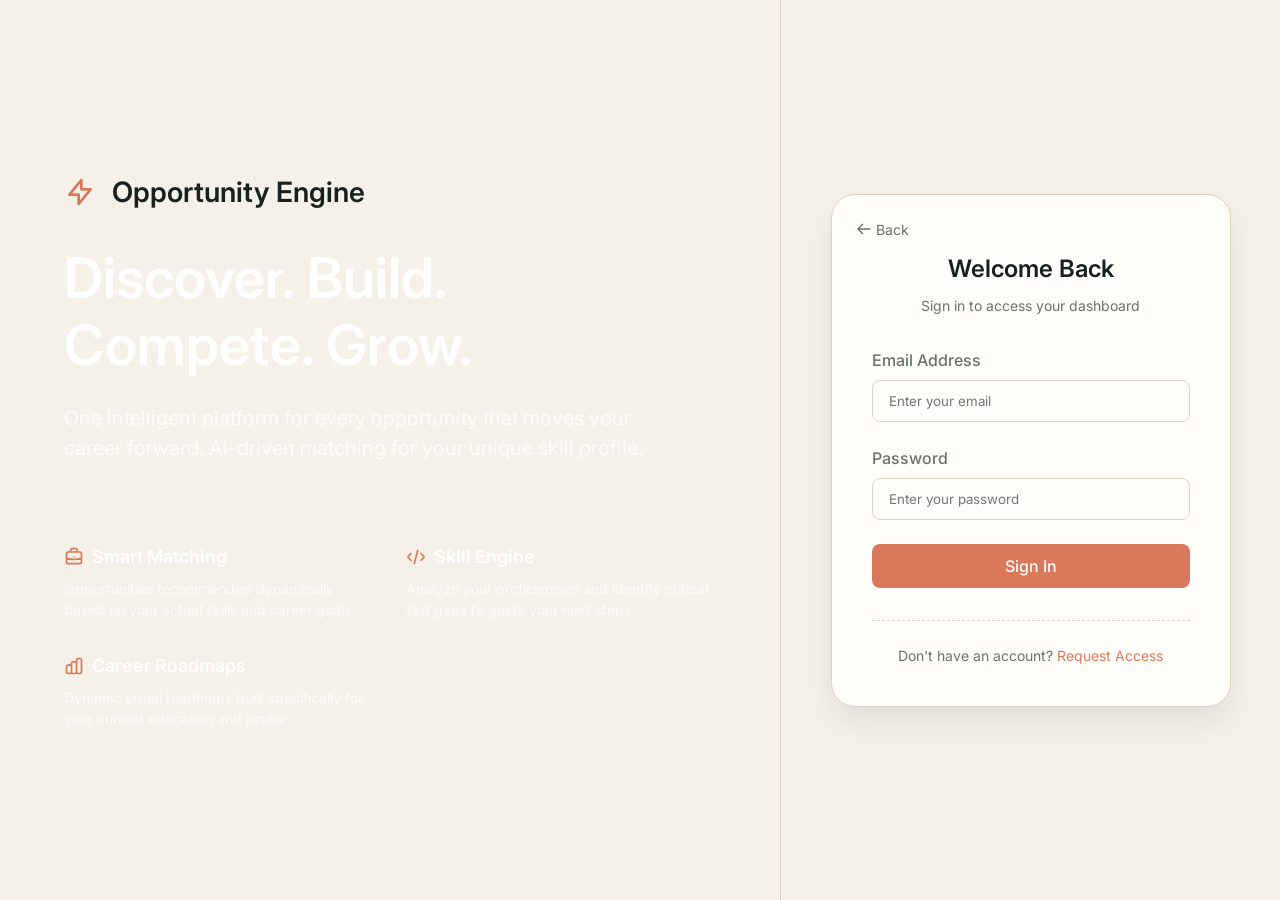
<file: student-opportunity-engine/applications.html>
<!DOCTYPE html>
<html lang="en">
<head>
    <meta charset="UTF-8">
    <meta name="viewport" content="width=device-width, initial-scale=1.0">
    <title>Dashboard - Student Opportunity Engine</title>
    <link rel="preconnect" href="https://fonts.googleapis.com">
    <link rel="preconnect" href="https://fonts.gstatic.com" crossorigin>
    <link href="https://fonts.googleapis.com/css2?family=Inter:wght@400;500;600;700;800&display=swap" rel="stylesheet">
    <link rel="stylesheet" href="css/style.css">
    <link rel="stylesheet" href="css/components.css">
    <link rel="stylesheet" href="css/responsive.css">
    <style>
        .summary-grid {
            display: grid;
            grid-template-columns: repeat(4, 1fr);
            gap: 1.5rem;
            margin-bottom: 2rem;
        }
        
        .summary-card {
            background-color: var(--card-bg);
            border: 1px solid var(--border-color);
            border-radius: var(--border-radius-md);
            padding: 1.5rem;
        }
        
        .summary-value {
            font-size: 1.75rem;
            font-weight: 700;
            color: var(--text-primary);
            margin-bottom: 0.5rem;
        }
        
        .summary-label {
            font-size: 0.875rem;
            color: var(--text-secondary);
        }

        .section-header {
            display: flex;
            justify-content: space-between;
            align-items: center;
            margin-bottom: 1.5rem;
            margin-top: 3rem;
            padding-bottom: 0.75rem;
            border-bottom: 1px solid var(--border-color);
        }

        .section-title {
            font-size: 1.25rem;
            font-weight: 600;
            color: var(--text-primary);
        }

        .card {
            background-color: var(--card-bg);
            border: 1px solid var(--border-color);
            border-radius: var(--border-radius-md);
            padding: 1.5rem;
            box-shadow: var(--shadow-sm);
        }
        
        .rec-meta {
            font-size: 0.875rem;
            color: var(--text-secondary);
            display: flex;
            flex-wrap: wrap;
            gap: 1rem;
        }
        
        .rec-meta span {
            display: flex;
            align-items: center;
            gap: 0.25rem;
        }
        
        .rec-tags {
            display: flex;
            flex-wrap: wrap;
            gap: 0.5rem;
        }
        
        @media (max-width: 992px) {
            .summary-grid {
                grid-template-columns: repeat(2, 1fr);
            }
        }
    </style>
</head>
<body>
    <div class="app-container">
        <!-- Injected via components.js -->
        <div id="sidebar-container"></div>
        
        <div class="main-content">
            <!-- Injected via components.js -->
            <div id="header-container"></div>
            
            <div class="page-content" style="max-width: 1200px; margin: 0 auto; width: 100%;">
                <!-- Hero Section (Dynamic) -->
                <div id="dashboard-hero-container">
                    <div class="skeleton" style="height: 120px; border-radius: var(--border-radius-lg); margin-bottom: 2rem;"></div>
                </div>

                <!-- Featured Match -->
                <div id="featured-match-container"></div>

                <!-- Recommended Opportunities Section -->
                <div class="section-header">
                    <h2 class="section-title">Recommended for you</h2>
                    <a href="internships.html" class="btn btn-outline-dark" style="font-size: 0.75rem;">View All</a>
                </div>
                <div id="recommendations-container">
                    <!-- Skeletons will be injected by JS -->
                </div>

                <!-- Skill Progress & Upcoming -->
                <div class="grid grid-cols-2 gap-4" style="margin-top: 2rem;">
                    <div>
                        <div class="section-header" style="margin-top: 0;">
                            <h2 class="section-title">Continue your roadmap</h2>
                            <a href="career-roadmap.html" class="btn btn-outline-dark" style="font-size: 0.75rem;">View Roadmap</a>
                        </div>
                        <div class="card" style="margin-bottom: 2rem;">
                            <p class="text-secondary" style="margin-bottom: 1rem;">Based on your goal, you need to complete the following skills:</p>
                            <div id="skills-container">
                                <div class="skeleton" style="height: 100px; border-radius: var(--border-radius-md);"></div>
                            </div>
                        </div>
                        
                        <div class="section-header" style="margin-top: 0;">
                            <h2 class="section-title">Skills to improve</h2>
                            <a href="skill-engine.html" class="btn btn-outline-dark" style="font-size: 0.75rem;">Manage Skills</a>
                        </div>
                        <div id="summary-cards-container">
                             <div class="skeleton" style="height: 100px; border-radius: var(--border-radius-md);"></div>
                        </div>
                    </div>
                    <div>
                        <div class="section-header" style="margin-top: 0;">
                            <h2 class="section-title">Upcoming deadlines</h2>
                            <a href="applications.html" class="btn btn-outline-dark" style="font-size: 0.75rem;">Applications</a>
                        </div>
                        <div id="upcoming-container">
                            <div class="skeleton" style="height: 200px; border-radius: var(--border-radius-md);"></div>
                        </div>
                    </div>
                </div>
            </div>
        </div>
    </div>

    <!-- Scripts -->
    <script src="js/api.js"></script>
    <script src="js/auth.js"></script>
    <script src="js/components.js"></script>
    <script src="js/dashboard.js"></script>
</body>
</html>
</file>
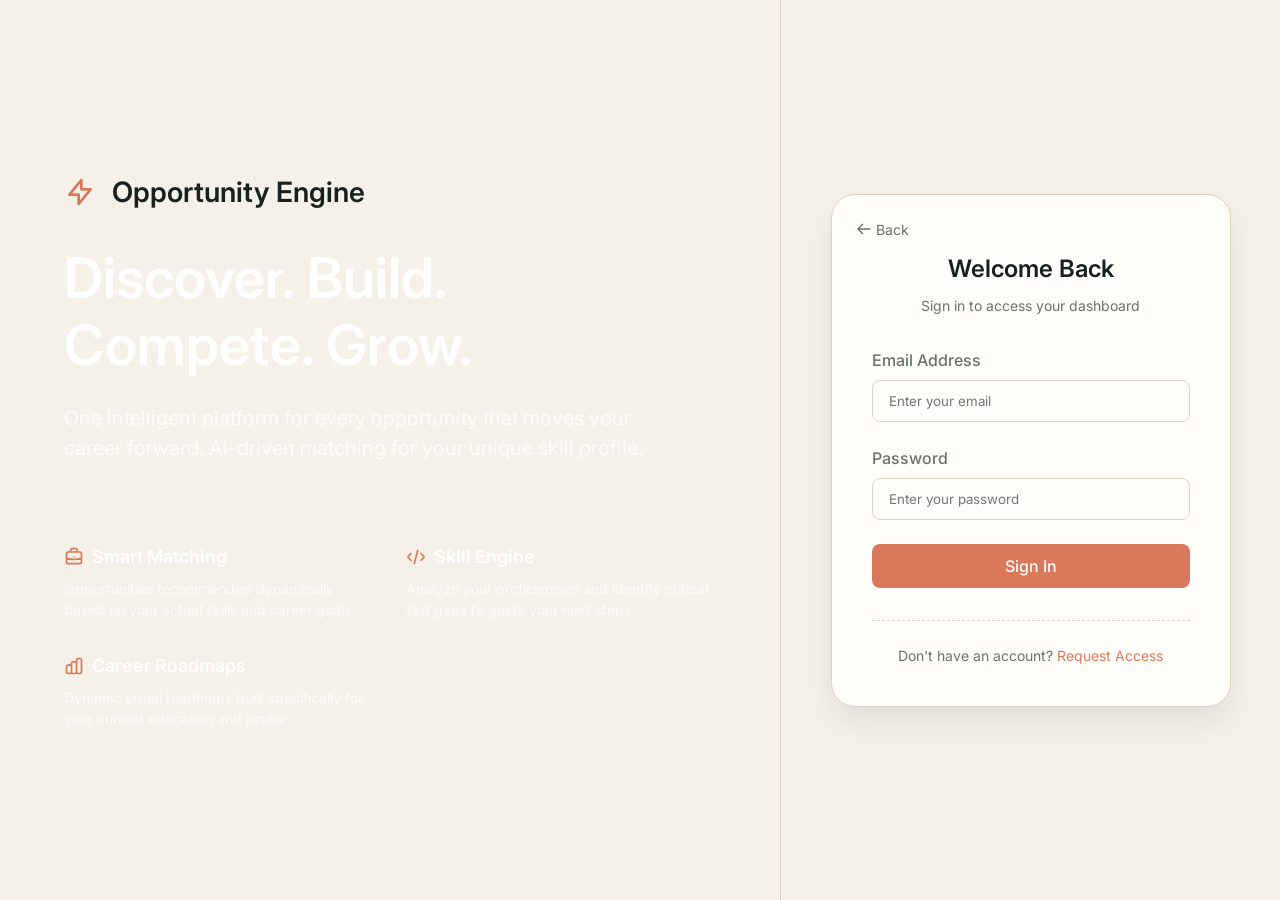
<file: student-opportunity-engine/career-roadmap.html>
<!DOCTYPE html>
<html lang="en">
<head>
    <meta charset="UTF-8">
    <meta name="viewport" content="width=device-width, initial-scale=1.0">
    <title>Career Roadmap - Student Opportunity Engine</title>
    <link rel="preconnect" href="https://fonts.googleapis.com">
    <link rel="preconnect" href="https://fonts.gstatic.com" crossorigin>
    <link href="https://fonts.googleapis.com/css2?family=Inter:wght@400;500;600;700&display=swap" rel="stylesheet">
    <link rel="stylesheet" href="css/style.css">
    <link rel="stylesheet" href="css/components.css">
    <link rel="stylesheet" href="css/responsive.css">
    <style>
        .roadmap-container {
            position: relative;
            max-width: 800px;
            margin: 0 auto;
            padding: 2rem 0;
        }

        .roadmap-container::before {
            content: '';
            position: absolute;
            top: 0;
            bottom: 0;
            left: 24px;
            width: 2px;
            background-color: var(--border-color);
            z-index: 1;
        }

        .roadmap-stage {
            position: relative;
            margin-bottom: 3rem;
            padding-left: 4rem;
            z-index: 2;
        }

        .stage-icon {
            position: absolute;
            left: 8px;
            top: 0;
            width: 34px;
            height: 34px;
            border-radius: 50%;
            background-color: var(--card-bg);
            border: 2px solid var(--border-color);
            display: flex;
            align-items: center;
            justify-content: center;
            color: var(--text-secondary);
        }

        .roadmap-stage.completed .stage-icon {
            background-color: var(--success);
            border-color: var(--success);
            color: white;
        }

        .roadmap-stage.current .stage-icon {
            background-color: var(--accent);
            border-color: var(--accent);
            color: white;
            box-shadow: 0 0 0 4px var(--accent-light);
        }

        .stage-card {
            background-color: var(--card-bg);
            border: 1px solid var(--border-color);
            border-radius: var(--border-radius-md);
            padding: 1.5rem;
            transition: var(--transition);
        }

        .roadmap-stage.current .stage-card {
            border-color: var(--accent);
            box-shadow: 0 4px 12px var(--accent-light);
        }

        .stage-title {
            font-size: 1.25rem;
            margin-bottom: 0.5rem;
            display: flex;
            align-items: center;
            gap: 0.5rem;
        }

        .stage-status {
            font-size: 0.75rem;
            text-transform: uppercase;
            font-weight: 700;
            padding: 0.2rem 0.5rem;
            border-radius: var(--border-radius-sm);
        }

        .status-completed { background-color: var(--success-light); color: var(--success); }
        .status-current { background-color: var(--accent-light); color: var(--accent); }
        .status-upcoming { background-color: var(--primary-bg); color: var(--text-secondary); }

        .stage-desc {
            color: var(--text-secondary);
            font-size: 0.875rem;
            margin-bottom: 1.5rem;
        }

        .stage-section {
            margin-bottom: 1rem;
        }

        .stage-section-title {
            font-size: 0.875rem;
            font-weight: 600;
            color: var(--text-primary);
            margin-bottom: 0.5rem;
        }

        .action-list {
            display: flex;
            flex-direction: column;
            gap: 0.5rem;
        }

        .action-item {
            display: flex;
            align-items: flex-start;
            gap: 0.5rem;
            font-size: 0.875rem;
            color: var(--text-secondary);
            background-color: var(--primary-bg);
            padding: 0.75rem;
            border-radius: var(--border-radius-sm);
            border: 1px solid transparent;
        }

        .action-item.recommended {
            border-color: rgba(0, 86, 210, 0.3);
            background-color: rgba(0, 86, 210, 0.05);
        }
        
        .action-item svg {
            width: 16px;
            height: 16px;
            flex-shrink: 0;
            margin-top: 0.1rem;
        }

        @media (max-width: 768px) {
            .roadmap-container::before {
                left: 20px;
            }
            .stage-icon {
                left: 4px;
            }
            .roadmap-stage {
                padding-left: 3rem;
            }
        }
    </style>
</head>
<body>
    <div class="app-container">
        <div id="sidebar-container"></div>
        
        <div class="main-content">
            <div id="header-container"></div>
            
            <div class="page-content">
                <div class="page-header flex justify-between items-center" style="margin-bottom: 2rem;">
                    <div>
                        <h1 class="page-title" style="font-size: 2rem; color: var(--text-primary);">Your Career Roadmap</h1>
                        <p class="page-description">A personalized step-by-step path generated from your profile, skill gaps, and career goals.</p>
                    </div>
                    <button class="btn btn-outline" onclick="window.location.href='skill-engine.html'">View Skill Gaps</button>
                </div>

                <div id="roadmap-container">
                    <!-- Skeletons / API Content / Error -->
                </div>
            </div>
        </div>
    </div>

    <!-- Scripts -->
    <script src="js/api.js"></script>
    <script src="js/auth.js"></script>
    <script src="js/components.js"></script>
    <script src="js/career-roadmap.js"></script>
</body>
</html>
</file>
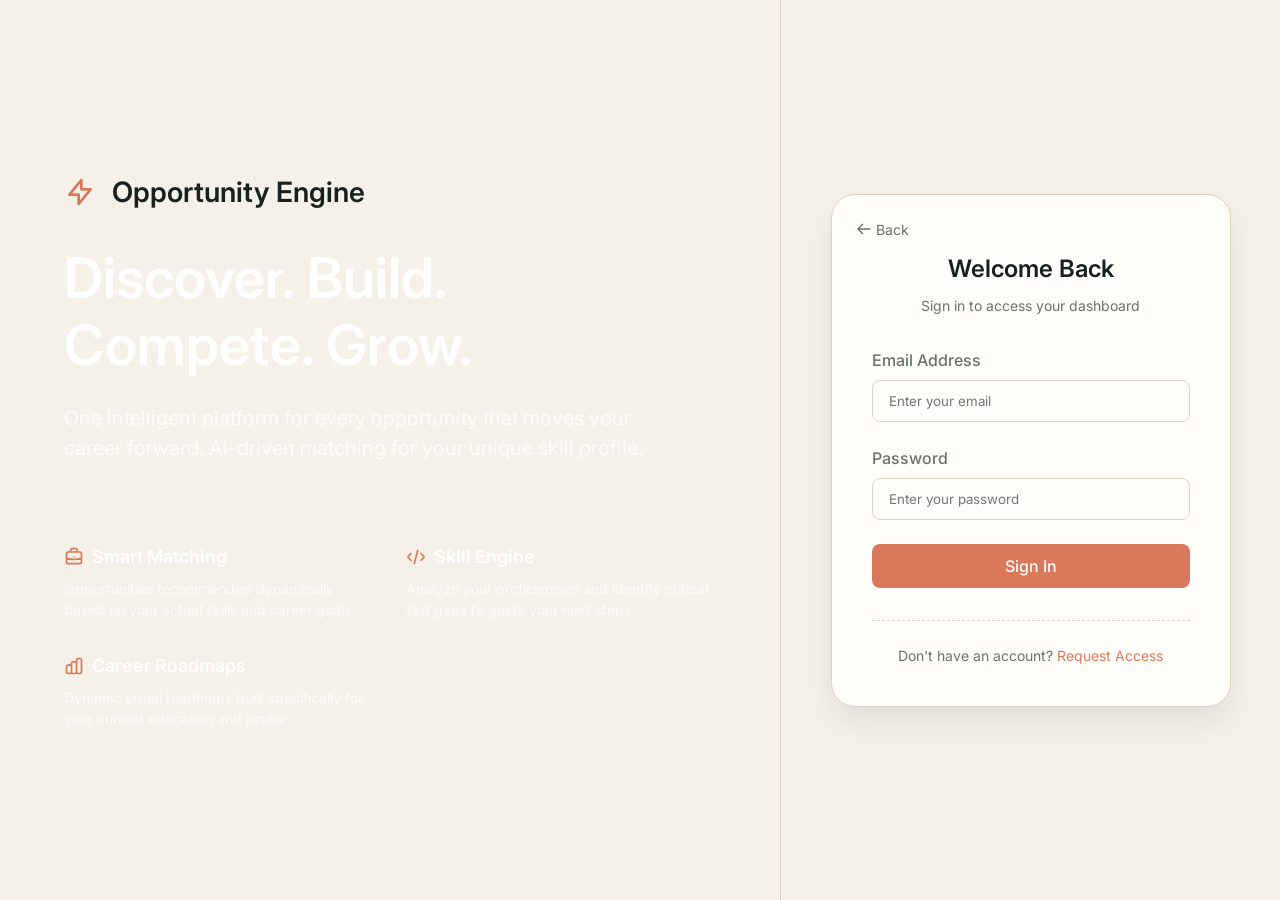
<file: student-opportunity-engine/hackathons.html>
<!DOCTYPE html>
<html lang="en">
<head>
    <meta charset="UTF-8">
    <meta name="viewport" content="width=device-width, initial-scale=1.0">
    <title>Hackathons & Quizzes - Student Opportunity Engine</title>
    <link rel="preconnect" href="https://fonts.googleapis.com">
    <link rel="preconnect" href="https://fonts.gstatic.com" crossorigin>
    <link href="https://fonts.googleapis.com/css2?family=Inter:wght@400;500;600;700&display=swap" rel="stylesheet">
    <link rel="stylesheet" href="css/style.css">
    <link rel="stylesheet" href="css/components.css">
    <link rel="stylesheet" href="css/responsive.css">
    <style>
        .tabs {
            display: flex;
            gap: 2rem;
            border-bottom: 1px solid var(--border-color);
            margin-bottom: 2rem;
        }

        .tab-item {
            padding: 1rem 0;
            color: var(--text-secondary);
            font-weight: 500;
            cursor: pointer;
            border-bottom: 2px solid transparent;
            transition: var(--transition);
        }

        .tab-item:hover {
            color: var(--text-primary);
        }

        .tab-item.active {
            color: var(--accent);
            border-bottom-color: var(--accent);
        }

        .event-card {
            display: flex;
            flex-direction: column;
        }

        .event-header {
            display: flex;
            justify-content: space-between;
            align-items: flex-start;
            margin-bottom: 1rem;
        }

        .event-title {
            font-size: 1.125rem;
            margin-bottom: 0.25rem;
        }

        .event-org {
            color: var(--text-secondary);
            font-size: 0.875rem;
        }

        .event-meta-grid {
            display: grid;
            grid-template-columns: 1fr 1fr;
            gap: 0.75rem;
            margin-bottom: 1rem;
            background-color: var(--primary-bg);
            padding: 1rem;
            border-radius: var(--border-radius-sm);
        }

        .event-meta-item {
            display: flex;
            align-items: center;
            gap: 0.5rem;
            font-size: 0.875rem;
            color: var(--text-muted);
        }

        .event-meta-item svg {
            width: 16px;
            height: 16px;
        }

        .event-skills {
            display: flex;
            flex-wrap: wrap;
            gap: 0.5rem;
            margin-bottom: 1.5rem;
        }
    </style>
</head>
<body>
    <div class="app-container">
        <div id="sidebar-container"></div>
        
        <div class="main-content">
            <div id="header-container"></div>
            
            <div class="page-content">
                <div class="page-header flex justify-between items-center" style="margin-bottom: 1.5rem;">
                    <div>
                        <h1 class="page-title" style="font-size: 2rem; color: var(--text-primary);">Hackathons & Competitions</h1>
                        <p class="page-description">Test your skills in real-world scenarios and win prizes.</p>
                    </div>
                </div>

                <div class="tabs" id="event-tabs" style="margin-bottom: 1.5rem; display: flex; gap: 1rem;">
                    <div class="tab-item active" data-category="hackathons">Hackathons</div>
                    <div class="tab-item" data-category="quizzes">Quizzes</div>
                    <div class="tab-item" data-category="competitions">Competitions</div>
                </div>

                <div class="filter-bar" style="background: transparent; border: none; padding: 0; margin-bottom: 2rem; align-items: center; display: flex; gap: 1rem;">
                    <div style="flex: 1; position: relative;">
                        <svg style="position: absolute; left: 1rem; top: 50%; transform: translateY(-50%); width: 16px; height: 16px; color: var(--text-secondary);" fill="none" stroke="currentColor" viewBox="0 0 24 24"><path stroke-linecap="round" stroke-linejoin="round" stroke-width="2" d="M21 21l-6-6m2-5a7 7 0 11-14 0 7 7 0 0114 0z"></path></svg>
                        <input type="text" id="search-input" class="form-control" placeholder="Search events..." style="padding-left: 2.5rem; border-radius: var(--border-radius-sm); width: 100%;">
                    </div>
                    <select class="form-control" id="filter-mode" style="width: auto;">
                        <option value="">Any Mode</option>
                        <option value="online">Online</option>
                        <option value="offline">Offline</option>
                    </select>
                    <button class="btn btn-primary" id="apply-filters-btn">Search</button>
                </div>

                <div id="events-container">
                    <!-- Skeletons / List / Error -->
                </div>
            </div>
        </div>
    </div>

    <!-- Scripts -->
    <script src="js/api.js"></script>
    <script src="js/auth.js"></script>
    <script src="js/components.js"></script>
    <script src="js/hackathons.js"></script>
</body>
</html>
</file>
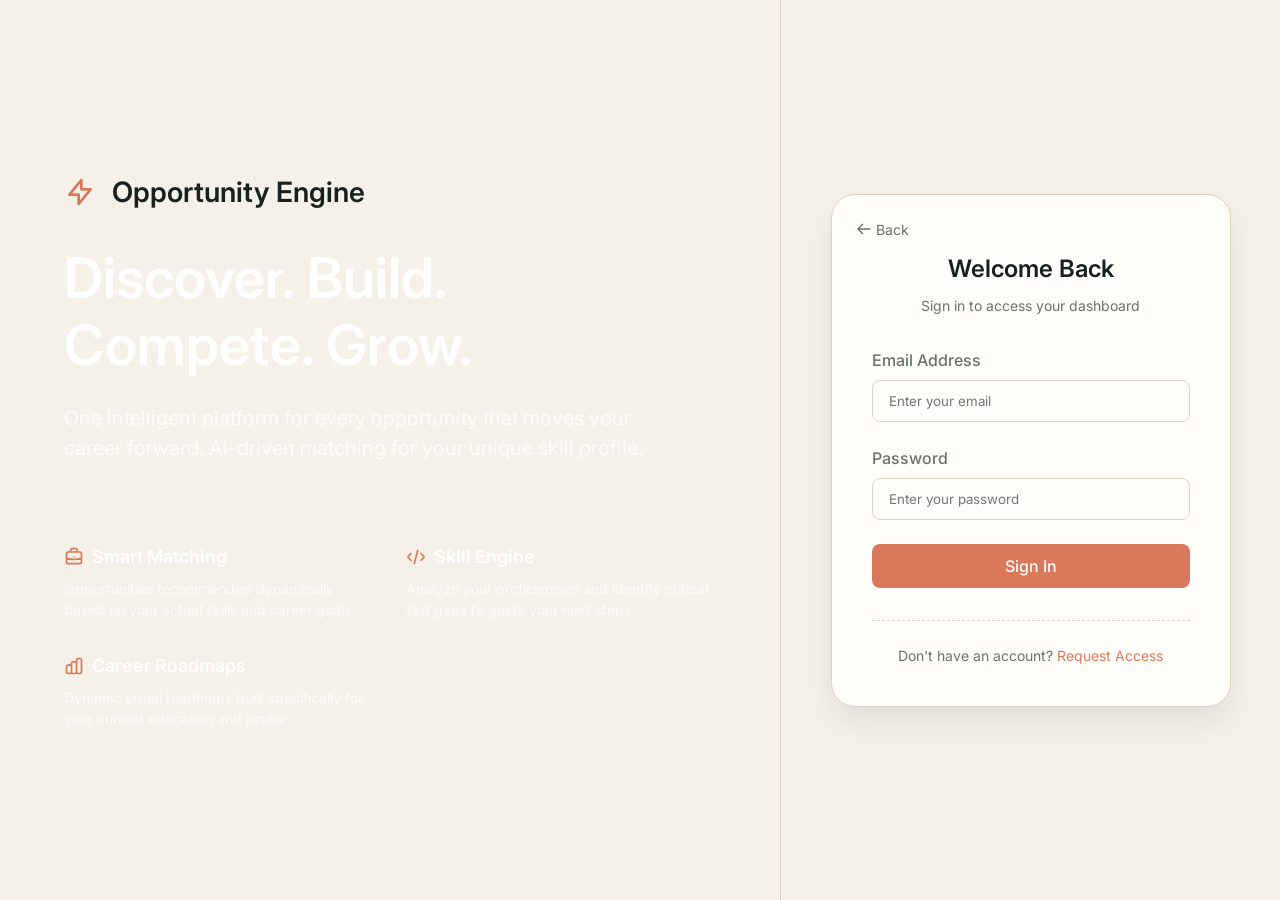
<file: student-opportunity-engine/internships.html>
<!DOCTYPE html>
<html lang="en">
<head>
    <meta charset="UTF-8">
    <meta name="viewport" content="width=device-width, initial-scale=1.0">
    <title>Internships & Jobs - Student Opportunity Engine</title>
    <link rel="preconnect" href="https://fonts.googleapis.com">
    <link rel="preconnect" href="https://fonts.gstatic.com" crossorigin>
    <link href="https://fonts.googleapis.com/css2?family=Inter:wght@400;500;600;700&display=swap" rel="stylesheet">
    <link rel="stylesheet" href="css/style.css">
    <link rel="stylesheet" href="css/components.css">
    <link rel="stylesheet" href="css/responsive.css">
    <style>
        .filter-bar {
            background-color: var(--card-bg);
            border: 1px solid var(--border-color);
            border-radius: var(--border-radius-md);
            padding: 1rem;
            display: flex;
            gap: 1rem;
            margin-bottom: 2rem;
            flex-wrap: wrap;
        }

        .filter-select {
            background-color: var(--input-bg);
            border: 1px solid var(--border-color);
            color: var(--text-primary);
            padding: 0.5rem 1rem;
            border-radius: var(--border-radius-sm);
            outline: none;
            flex: 1;
            min-width: 150px;
        }
        
        .filter-select:focus {
            border-color: var(--accent);
        }

        .opportunity-card {
            display: flex;
            flex-direction: column;
        }

        .opp-header {
            display: flex;
            justify-content: space-between;
            align-items: flex-start;
            margin-bottom: 1rem;
        }

        .opp-title {
            font-size: 1.125rem;
            margin-bottom: 0.25rem;
        }

        .opp-org {
            color: var(--text-secondary);
            font-size: 0.875rem;
        }

        .opp-meta-grid {
            display: grid;
            grid-template-columns: 1fr 1fr;
            gap: 0.75rem;
            margin-bottom: 1rem;
        }

        .opp-meta-item {
            display: flex;
            align-items: center;
            gap: 0.5rem;
            font-size: 0.875rem;
            color: var(--text-muted);
        }

        .opp-meta-item svg {
            width: 16px;
            height: 16px;
        }

        .opp-skills {
            display: flex;
            flex-wrap: wrap;
            gap: 0.5rem;
            margin-bottom: 1.5rem;
        }

        .opp-actions {
            margin-top: auto;
            display: flex;
            gap: 0.5rem;
            border-top: 1px solid var(--border-color);
            padding-top: 1rem;
        }
    </style>
</head>
<body>
    <div class="app-container">
        <div id="sidebar-container"></div>
        
        <div class="main-content">
            <div id="header-container"></div>
            
            <div class="page-content">
                <div class="page-header flex justify-between items-center" style="margin-bottom: 1.5rem;">
                    <div>
                        <h1 class="page-title" style="font-size: 2rem; color: var(--text-primary);">Explore Opportunities</h1>
                        <p class="page-description">Find internships, hackathons, scholarships and competitions matched to your profile.</p>
                    </div>
                </div>

                <!-- Modern Filter Chips -->
                <div style="display: flex; gap: 0.5rem; flex-wrap: wrap; margin-bottom: 1.5rem;">
                    <button class="btn btn-primary" style="border-radius: var(--border-radius-full); padding: 0.5rem 1rem;">All</button>
                    <button class="btn btn-outline" style="border-radius: var(--border-radius-full); padding: 0.5rem 1rem; border-color: transparent; background: var(--input-bg);">Internships</button>
                    <button class="btn btn-outline" style="border-radius: var(--border-radius-full); padding: 0.5rem 1rem; border-color: transparent; background: var(--input-bg);">Jobs</button>
                    <button class="btn btn-outline" style="border-radius: var(--border-radius-full); padding: 0.5rem 1rem; border-color: transparent; background: var(--input-bg);">Hackathons</button>
                    <button class="btn btn-outline" style="border-radius: var(--border-radius-full); padding: 0.5rem 1rem; border-color: transparent; background: var(--input-bg);">Scholarships</button>
                    <button class="btn btn-outline" style="border-radius: var(--border-radius-full); padding: 0.5rem 1rem; border-color: transparent; background: var(--input-bg);">Competitions</button>
                    <button class="btn btn-outline" style="border-radius: var(--border-radius-full); padding: 0.5rem 1rem; border-color: transparent; background: var(--input-bg);">Workshops</button>
                    <button class="btn btn-outline" style="border-radius: var(--border-radius-full); padding: 0.5rem 1rem; border-color: transparent; background: var(--input-bg);">Projects</button>
                </div>

                <div class="filter-bar" style="background: transparent; border: none; padding: 0; margin-bottom: 2rem; align-items: center;">
                    <div style="flex: 1; min-width: 250px; position: relative;">
                        <svg style="position: absolute; left: 1rem; top: 50%; transform: translateY(-50%); width: 16px; height: 16px; color: var(--text-secondary);" fill="none" stroke="currentColor" viewBox="0 0 24 24"><path stroke-linecap="round" stroke-linejoin="round" stroke-width="2" d="M21 21l-6-6m2-5a7 7 0 11-14 0 7 7 0 0114 0z"></path></svg>
                        <input type="text" class="form-control" placeholder="Search opportunities..." style="padding-left: 2.5rem; border-radius: var(--border-radius-sm);">
                    </div>
                    <select class="filter-select" id="filter-domain">
                        <option value="">Domain</option>
                    </select>
                    <select class="filter-select" id="filter-skill">
                        <option value="">Skill</option>
                    </select>
                    <select class="filter-select" id="filter-location">
                        <option value="">Location</option>
                    </select>
                    <label style="display: flex; align-items: center; gap: 0.25rem; color: var(--text-secondary); font-size: 0.875rem; cursor: pointer;">
                        <input type="checkbox" id="filter-remote"> Remote
                    </label>
                    <button class="btn btn-primary" id="apply-filters-btn">Apply</button>
                </div>

                <div id="internships-container">
                    <!-- Skeletons / List / Error -->
                </div>
            </div>
        </div>
    </div>

    <!-- Scripts -->
    <script src="js/api.js"></script>
    <script src="js/auth.js"></script>
    <script src="js/components.js"></script>
    <script src="js/internships.js"></script>
</body>
</html>
</file>
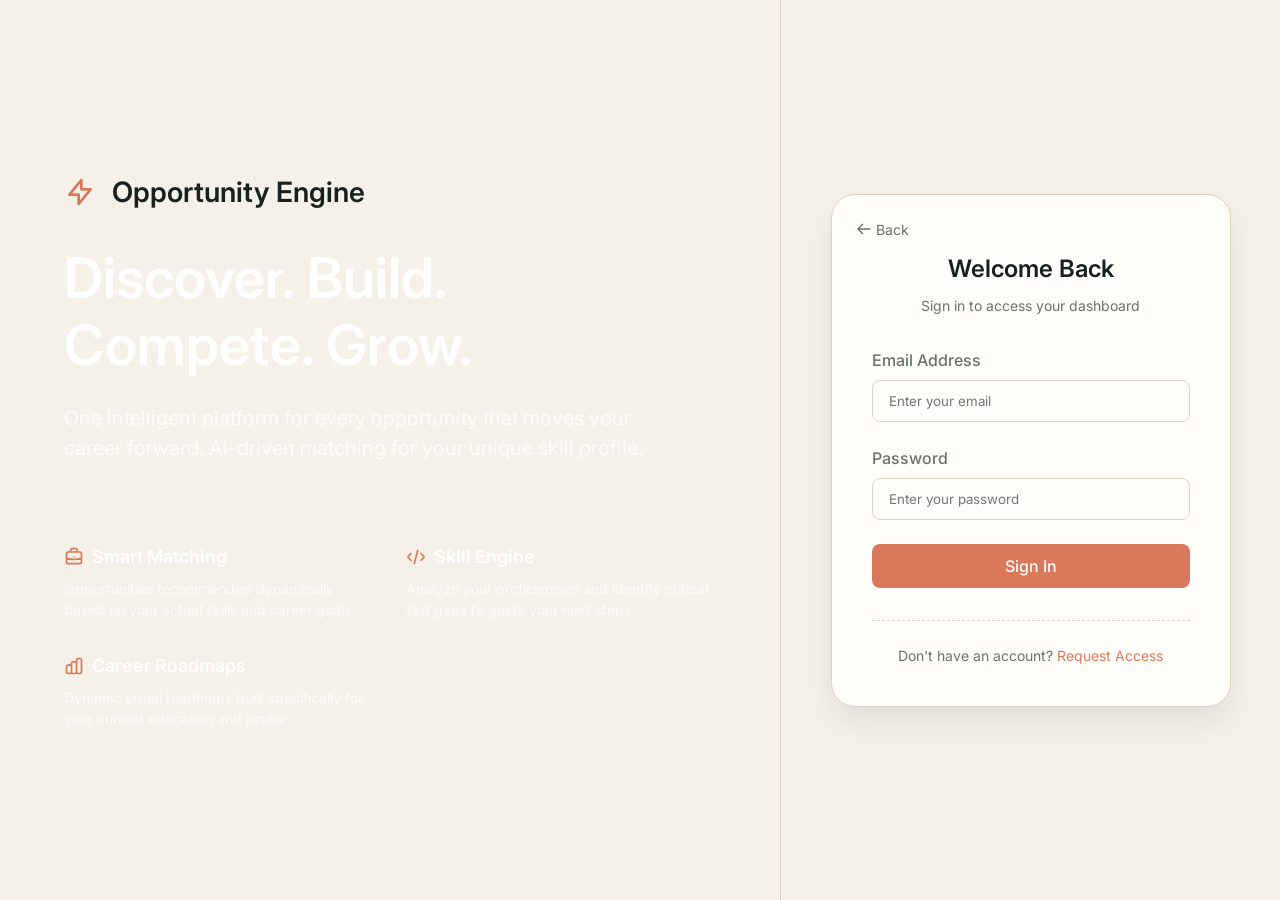
<file: student-opportunity-engine/login.html>
<!DOCTYPE html>
<html lang="en">
<head>
    <meta charset="UTF-8">
    <meta name="viewport" content="width=device-width, initial-scale=1.0">
    <title>Student Opportunity Engine - Login</title>
    <link rel="preconnect" href="https://fonts.googleapis.com">
    <link rel="preconnect" href="https://fonts.gstatic.com" crossorigin>
    <link href="https://fonts.googleapis.com/css2?family=Inter:wght@400;500;600;700&display=swap" rel="stylesheet">
    <link rel="stylesheet" href="css/style.css">
    <link rel="stylesheet" href="css/components.css">
    <link rel="stylesheet" href="css/responsive.css">
    <style>
        .landing-container {
            display: flex;
            min-height: 100vh;
        }
        
        .landing-hero {
            flex: 1.2;
            background-color: var(--sidebar-bg); /* Deep Navy */
            display: flex;
            flex-direction: column;
            justify-content: center;
            padding: 4rem;
            border-right: 1px solid var(--border-color);
        }
        
        .brand {
            display: flex;
            align-items: center;
            gap: 1rem;
            margin-bottom: 2rem;
            color: #FFFFFF;
        }
        
        .brand svg {
            color: var(--accent);
        }
        
        .brand h1 {
            font-size: 1.75rem;
            margin: 0;
        }
        
        .hero-title {
            font-size: 3.5rem;
            line-height: 1.2;
            margin-bottom: 1.5rem;
            color: #FFFFFF;
        }
        
        .hero-subtitle {
            font-size: 1.25rem;
            color: rgba(255, 255, 255, 0.8);
            margin-bottom: 3rem;
            max-width: 600px;
        }
        
        .feature-grid {
            display: grid;
            grid-template-columns: repeat(2, 1fr);
            gap: 2rem;
            margin-top: 2rem;
        }
        
        .feature-item h3 {
            font-size: 1.125rem;
            margin-bottom: 0.5rem;
            display: flex;
            align-items: center;
            gap: 0.5rem;
            color: #FFFFFF;
        }
        
        .feature-item p {
            color: rgba(255, 255, 255, 0.7);
            font-size: 0.875rem;
        }
        
        .login-section {
            flex: 0.8;
            display: flex;
            align-items: center;
            justify-content: center;
            background-color: var(--primary-bg);
            padding: 2rem;
        }
        
        .login-card {
            width: 100%;
            max-width: 400px;
            padding: 2.5rem;
            background-color: var(--card-bg);
            border: 1px solid var(--border-color);
            border-radius: var(--border-radius-lg);
            box-shadow: var(--shadow-lg);
        }
        
        .login-title {
            font-size: 1.5rem;
            margin-bottom: 0.5rem;
            text-align: center;
        }
        
        .login-subtitle {
            color: var(--text-secondary);
            text-align: center;
            margin-bottom: 2rem;
            font-size: 0.875rem;
        }
        
        @media (max-width: 992px) {
            .landing-container {
                flex-direction: column;
            }
            .landing-hero, .login-section {
                flex: auto;
            }
            .landing-hero {
                padding: 2rem;
                border-right: none;
                border-bottom: 1px solid var(--border-color);
            }
            .hero-title {
                font-size: 2.5rem;
            }
        }
    </style>
</head>
<body>

    <div class="landing-container">
        <!-- Value Proposition Section -->
        <div class="landing-hero">
            <div class="brand">
                <svg style="width: 32px; height: 32px;" fill="none" stroke="currentColor" viewBox="0 0 24 24" xmlns="http://www.w3.org/2000/svg"><path stroke-linecap="round" stroke-linejoin="round" stroke-width="2" d="M13 10V3L4 14h7v7l9-11h-7z"></path></svg>
                <h1>Opportunity Engine</h1>
            </div>
            
            <h2 class="hero-title">Discover. Build.<br>Compete. Grow.</h2>
            <p class="hero-subtitle">One intelligent platform for every opportunity that moves your career forward. AI-driven matching for your unique skill profile.</p>
            
            <div class="feature-grid">
                <div class="feature-item">
                    <h3>
                        <svg style="width: 20px; height: 20px; color: var(--accent);" fill="none" stroke="currentColor" viewBox="0 0 24 24"><path stroke-linecap="round" stroke-linejoin="round" stroke-width="2" d="M21 13.255A23.931 23.931 0 0112 15c-3.183 0-6.22-.62-9-1.745M16 6V4a2 2 0 00-2-2h-4a2 2 0 00-2 2v2m4 6h.01M5 20h14a2 2 0 002-2V8a2 2 0 00-2-2H5a2 2 0 00-2 2v10a2 2 0 002 2z"></path></svg>
                        Smart Matching
                    </h3>
                    <p>Opportunities recommended dynamically based on your actual skills and career goals.</p>
                </div>
                <div class="feature-item">
                    <h3>
                        <svg style="width: 20px; height: 20px; color: var(--accent);" fill="none" stroke="currentColor" viewBox="0 0 24 24"><path stroke-linecap="round" stroke-linejoin="round" stroke-width="2" d="M10 20l4-16m4 4l4 4-4 4M6 16l-4-4 4-4"></path></svg>
                        Skill Engine
                    </h3>
                    <p>Analyze your proficiencies and identify critical skill gaps to guide your next steps.</p>
                </div>
                <div class="feature-item">
                    <h3>
                        <svg style="width: 20px; height: 20px; color: var(--accent);" fill="none" stroke="currentColor" viewBox="0 0 24 24"><path stroke-linecap="round" stroke-linejoin="round" stroke-width="2" d="M9 19v-6a2 2 0 00-2-2H5a2 2 0 00-2 2v6a2 2 0 002 2h2a2 2 0 002-2zm0 0V9a2 2 0 012-2h2a2 2 0 012 2v10m-6 0a2 2 0 002 2h2a2 2 0 002-2m0 0V5a2 2 0 012-2h2a2 2 0 012 2v14a2 2 0 01-2 2h-2a2 2 0 01-2-2z"></path></svg>
                        Career Roadmaps
                    </h3>
                    <p>Dynamic visual roadmaps built specifically for your current education and profile.</p>
                </div>
            </div>
        </div>

        <!-- Login Section -->
        <div class="login-section">
            <div class="login-card" style="position: relative;">
                <a href="index.html" style="position: absolute; top: 1.5rem; left: 1.5rem; color: var(--text-secondary); display: flex; align-items: center; gap: 0.25rem; font-size: 0.875rem; text-decoration: none;">
                    <svg style="width: 16px; height: 16px;" fill="none" stroke="currentColor" viewBox="0 0 24 24"><path stroke-linecap="round" stroke-linejoin="round" stroke-width="2" d="M10 19l-7-7m0 0l7-7m-7 7h18"></path></svg>
                    Back
                </a>
                <h2 class="login-title" style="margin-top: 1rem;">Welcome Back</h2>
                <p class="login-subtitle">Sign in to access your dashboard</p>
                
                <form id="login-form">
                    <div class="form-group">
                        <label class="form-label" for="email">Email Address</label>
                        <input type="email" id="email" class="form-control" required placeholder="Enter your email">
                    </div>
                    
                    <div class="form-group">
                        <label class="form-label" for="password">Password</label>
                        <input type="password" id="password" class="form-control" required placeholder="Enter your password">
                    </div>
                    
                    <button type="submit" class="btn btn-primary w-full" id="login-btn" style="padding: 0.75rem; font-size: 1rem;">
                        Sign In
                    </button>
                    
                    <div id="login-error" class="hidden mt-4" style="color: var(--danger); text-align: center; font-size: 0.875rem;">
                        Authentication failed. Please verify credentials.
                    </div>
                </form>

                <div class="mt-8 text-center" style="border-top: 1px dashed var(--border-color); padding-top: 1.5rem;">
                    <p class="text-secondary" style="font-size: 0.875rem;">Don't have an account? <a href="register.html">Request Access</a></p>
                </div>
            </div>
        </div>
    </div>

    <!-- Scripts -->
    <script src="js/api.js"></script>
    <script src="js/auth.js"></script>
    <script src="js/components.js"></script>
    <script>
        document.getElementById('login-form').addEventListener('submit', async (e) => {
            e.preventDefault();
            const btn = document.getElementById('login-btn');
            const errorMsg = document.getElementById('login-error');
            const email = document.getElementById('email').value;
            const password = document.getElementById('password').value;

            btn.disabled = true;
            btn.innerHTML = 'Signing in...';
            errorMsg.classList.add('hidden');

            try {
                await window.auth.login(email, password);
            } catch (err) {
                errorMsg.classList.remove('hidden');
                
                const message = err.message || 'Authentication failed. API unavailable.';
                errorMsg.innerText = message;
                
                // Show the actual error message in the toast instead of hardcoding connectivity error
                window.components.showToast('error', message);
            } finally {
                btn.disabled = false;
                btn.innerHTML = 'Sign In';
            }
        });
    </script>
</body>
</html>
</file>
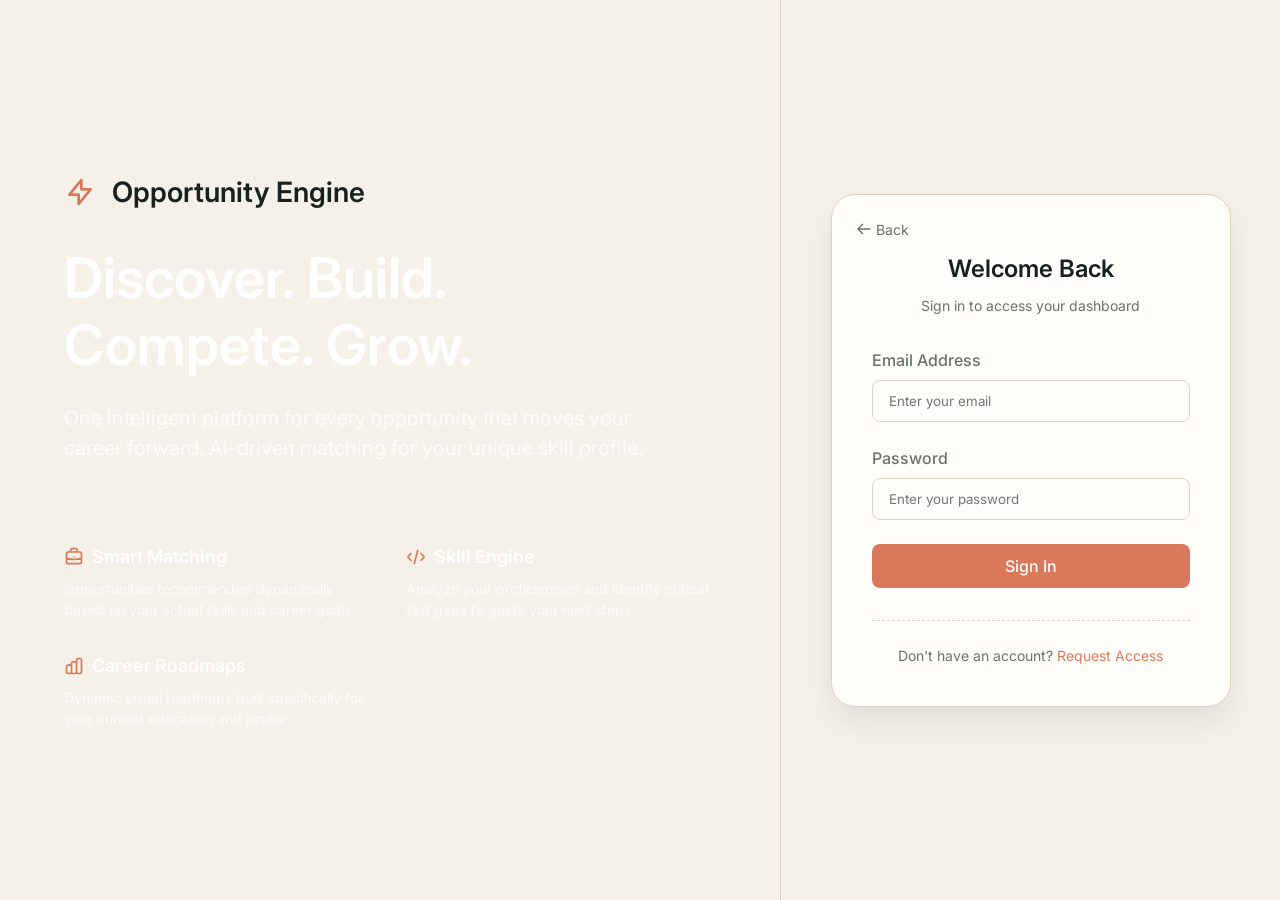
<file: student-opportunity-engine/notifications.html>
<!DOCTYPE html>
<html lang="en">
<head>
    <meta charset="UTF-8">
    <meta name="viewport" content="width=device-width, initial-scale=1.0">
    <title>Notifications - Student Opportunity Engine</title>
    <link href="https://fonts.googleapis.com/css2?family=Inter:wght@400;500;600;700&display=swap" rel="stylesheet">
    <link rel="stylesheet" href="css/style.css">
    <link rel="stylesheet" href="css/components.css">
</head>
<body>
    <div class="app-container">
        <div id="sidebar-container"></div>
        <div class="main-content">
            <div id="header-container"></div>
            
            <div class="page-content" style="max-width: 800px; margin: 0 auto; width: 100%;">
                <div class="section-header" style="margin-top: 1rem; margin-bottom: 2rem;">
                    <h1 class="section-title" style="font-size: 1.5rem; color: var(--brand-primary);">Notifications</h1>
                    <button id="mark-read-btn" class="btn btn-outline" style="font-size: 0.875rem;">Mark all as read</button>
                </div>
                
                <div id="notifications-list" class="card" style="padding: 0; overflow: hidden;">
                    <!-- Notification 1 -->
                    <div style="padding: 1.5rem; border-bottom: 1px solid var(--border-color); display: flex; gap: 1rem; align-items: flex-start; background: rgba(217, 120, 91, 0.05);">
                        <div style="width: 10px; height: 10px; border-radius: 50%; background: var(--accent); margin-top: 6px;"></div>
                        <div>
                            <div style="font-weight: 600; color: var(--text-primary); margin-bottom: 0.25rem;">New High Match: AI Research Internship</div>
                            <div style="color: var(--text-secondary); font-size: 0.875rem; margin-bottom: 0.5rem;">Microsoft just posted an opportunity that matches 94% with your profile.</div>
                            <div style="font-size: 0.75rem; color: var(--text-muted);">2 hours ago</div>
                        </div>
                    </div>
                    
                    <!-- Notification 2 -->
                    <div style="padding: 1.5rem; border-bottom: 1px solid var(--border-color); display: flex; gap: 1rem; align-items: flex-start;">
                        <div style="width: 10px; height: 10px; border-radius: 50%; background: transparent; margin-top: 6px;"></div>
                        <div>
                            <div style="font-weight: 600; color: var(--text-primary); margin-bottom: 0.25rem;">Application Deadline Approaching</div>
                            <div style="color: var(--text-secondary); font-size: 0.875rem; margin-bottom: 0.5rem;">The Global ML Hackathon registration closes in 3 days.</div>
                            <div style="font-size: 0.75rem; color: var(--text-muted);">1 day ago</div>
                        </div>
                    </div>

                    <!-- Notification 3 -->
                    <div style="padding: 1.5rem; display: flex; gap: 1rem; align-items: flex-start;">
                        <div style="width: 10px; height: 10px; border-radius: 50%; background: transparent; margin-top: 6px;"></div>
                        <div>
                            <div style="font-weight: 600; color: var(--text-primary); margin-bottom: 0.25rem;">Skill Goal Updated</div>
                            <div style="color: var(--text-secondary); font-size: 0.875rem; margin-bottom: 0.5rem;">You successfully verified your Python skills to 85%.</div>
                            <div style="font-size: 0.75rem; color: var(--text-muted);">3 days ago</div>
                        </div>
                    </div>
                </div>
            </div>
        </div>
    </div>
    <script src="js/api.js"></script>
    <script src="js/auth.js"></script>
    <script src="js/components.js"></script>
    <script>
        document.addEventListener('DOMContentLoaded', () => {
            window.components.renderSidebar('sidebar-container');
            
            const markReadBtn = document.getElementById('mark-read-btn');
            const notificationsList = document.getElementById('notifications-list');
            
            if (markReadBtn && notificationsList) {
                markReadBtn.addEventListener('click', () => {
                    notificationsList.innerHTML = `
                        <div style="padding: 3rem 1.5rem; text-align: center; color: var(--text-muted);">
                            <svg style="width: 48px; height: 48px; margin: 0 auto 1rem auto; opacity: 0.5;" fill="none" stroke="currentColor" viewBox="0 0 24 24"><path stroke-linecap="round" stroke-linejoin="round" stroke-width="1.5" d="M5 13l4 4L19 7"></path></svg>
                            <h3 style="color: var(--text-primary); margin-bottom: 0.5rem; font-size: 1.25rem;">You're all caught up!</h3>
                            <p>There are no new notifications at this time.</p>
                        </div>
                    `;
                    markReadBtn.style.display = 'none';
                    window.components.showToast('success', 'All notifications marked as read');
                });
            }
        });
    </script>
</body>
</html>
</file>
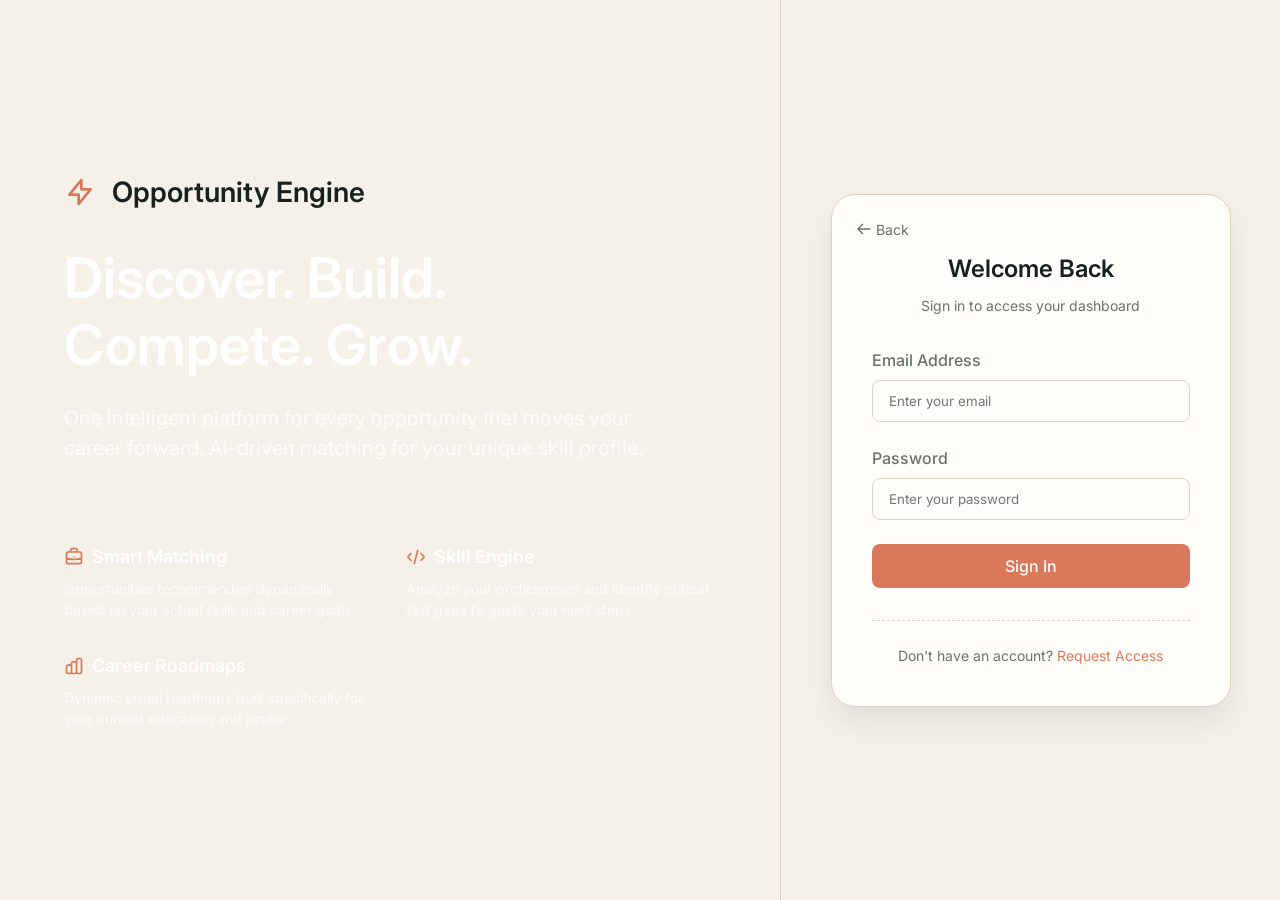
<file: student-opportunity-engine/profile.html>
<!DOCTYPE html>
<html lang="en">
<head>
    <meta charset="UTF-8">
    <meta name="viewport" content="width=device-width, initial-scale=1.0">
    <title>Profile - Student Opportunity Engine</title>
    <link rel="preconnect" href="https://fonts.googleapis.com">
    <link rel="preconnect" href="https://fonts.gstatic.com" crossorigin>
    <link href="https://fonts.googleapis.com/css2?family=Inter:wght@400;500;600;700&display=swap" rel="stylesheet">
    <link rel="stylesheet" href="css/style.css">
    <link rel="stylesheet" href="css/components.css">
    <link rel="stylesheet" href="css/responsive.css">
    <style>
        .profile-layout {
            display: grid;
            grid-template-columns: 250px 1fr;
            gap: 2rem;
        }

        .profile-nav {
            position: sticky;
            top: 90px;
        }

        .profile-nav-item {
            display: block;
            padding: 0.75rem 1rem;
            color: var(--text-secondary);
            border-radius: var(--border-radius-sm);
            margin-bottom: 0.25rem;
            cursor: pointer;
            transition: var(--transition);
        }

        .profile-nav-item:hover {
            background-color: rgba(0, 0, 0, 0.04);
            color: var(--text-primary);
        }

        .profile-nav-item.active {
            background-color: var(--accent-light);
            color: var(--accent);
            font-weight: 500;
        }

        .profile-section {
            background-color: var(--card-bg);
            border: 1px solid var(--border-color);
            border-radius: var(--border-radius-md);
            padding: 2rem;
            margin-bottom: 2rem;
        }

        .profile-section-title {
            font-size: 1.25rem;
            margin-bottom: 1.5rem;
            border-bottom: 1px solid var(--border-color);
            padding-bottom: 1rem;
        }

        .avatar-upload {
            display: flex;
            align-items: center;
            gap: 1.5rem;
            margin-bottom: 2rem;
        }

        .avatar-circle {
            width: 80px;
            height: 80px;
            border-radius: 50%;
            background-color: var(--input-bg);
            display: flex;
            align-items: center;
            justify-content: center;
            color: var(--text-muted);
            font-size: 2rem;
            border: 2px dashed var(--border-color);
        }

        .form-row {
            display: grid;
            grid-template-columns: 1fr 1fr;
            gap: 1rem;
        }

        @media (max-width: 768px) {
            .profile-layout {
                grid-template-columns: 1fr;
            }
            .profile-nav {
                position: static;
                display: flex;
                overflow-x: auto;
                padding-bottom: 1rem;
            }
            .profile-nav-item {
                white-space: nowrap;
            }
            .form-row {
                grid-template-columns: 1fr;
            }
        }
    </style>
</head>
<body>
    <div class="app-container">
        <div id="sidebar-container"></div>
        
        <div class="main-content">
            <div id="header-container"></div>
            
            <div class="page-content">
                <div class="page-header">
                    <h1 class="page-title">Your Profile</h1>
                    <p class="page-description">Manage your personal information, education, and career preferences.</p>
                </div>

                <div class="profile-layout" style="grid-template-columns: 1fr 2fr;">
                    <!-- Left Column: Identity Card -->
                    <div class="profile-identity-card" style="background: var(--card-bg); border: 1px solid var(--border-color); border-radius: var(--border-radius-md); padding: 2rem; text-align: center; height: fit-content;">
                        <div class="avatar-upload" style="justify-content: center; margin-bottom: 1.5rem;">
                            <div class="avatar-circle" style="width: 120px; height: 120px; margin: 0;">
                                <svg style="width: 48px; height: 48px;" fill="none" stroke="currentColor" viewBox="0 0 24 24"><path stroke-linecap="round" stroke-linejoin="round" stroke-width="1.5" d="M16 7a4 4 0 11-8 0 4 4 0 018 0zM12 14a7 7 0 00-7 7h14a7 7 0 00-7-7z"></path></svg>
                            </div>
                        </div>
                        <h2 id="display-name" style="font-size: 1.5rem; font-weight: 600; margin-bottom: 0.25rem;">Your Name</h2>
                        <div id="display-degree" style="color: var(--text-secondary); font-weight: 500; font-size: 0.875rem; margin-bottom: 0.25rem;">Your Degree</div>
                        <div id="display-college" style="color: var(--text-secondary); font-size: 0.875rem; margin-bottom: 1.5rem;">Your College</div>
                        
                        <div style="border-top: 1px solid var(--border-color); padding-top: 1.5rem; margin-bottom: 1.5rem; text-align: left;">
                            <div style="font-size: 0.75rem; color: var(--text-secondary); text-transform: uppercase; font-weight: 600; margin-bottom: 0.5rem;">Contact Info</div>
                            <div id="display-email" style="font-size: 0.875rem; color: var(--text-primary); margin-bottom: 0.5rem;">email@example.com</div>
                        </div>

                        <button type="button" class="btn btn-outline" style="width: 100%;">Update Photo</button>
                    </div>

                    <!-- Right Column: Editable Sections -->
                    <div class="profile-content">
                        <!-- Loading State -->
                        <div id="profile-loader">
                            <div class="profile-section">
                                <div class="skeleton skeleton-title"></div>
                                <div class="skeleton skeleton-text" style="height: 40px; margin-bottom: 1rem;"></div>
                                <div class="skeleton skeleton-text" style="height: 40px; margin-bottom: 1rem;"></div>
                            </div>
                        </div>

                        <!-- Error State -->
                        <div id="profile-error-container" class="hidden"></div>

                        <!-- Form Content -->
                        <form id="profile-form" class="hidden">
                            <!-- Personal Info -->
                            <div class="profile-section">
                                <h2 class="profile-section-title">Personal Information</h2>
                                <div class="form-row">
                                    <div class="form-group">
                                        <label class="form-label" for="full-name">Full Name</label>
                                        <input type="text" id="full-name" class="form-control" name="name" required>
                                    </div>
                                    <div class="form-group">
                                        <label class="form-label" for="email">Email Address</label>
                                        <input type="email" id="email" class="form-control" name="email" required>
                                    </div>
                                </div>
                                <div class="form-group">
                                    <label class="form-label" for="bio">Bio</label>
                                    <textarea id="bio" class="form-control" name="bio" rows="4" placeholder="Tell us a little about yourself..."></textarea>
                                </div>
                            </div>

                            <!-- Education -->
                            <div class="profile-section">
                                <h2 class="profile-section-title">Education</h2>
                                <div class="form-row">
                                    <div class="form-group">
                                        <label class="form-label" for="degree">Degree</label>
                                        <input type="text" id="degree" class="form-control" name="degree" placeholder="e.g. B.Tech">
                                    </div>
                                    <div class="form-group">
                                        <label class="form-label" for="branch">Major / Branch</label>
                                        <input type="text" id="branch" class="form-control" name="branch" placeholder="e.g. Computer Science">
                                    </div>
                                </div>
                                <div class="form-group">
                                    <label class="form-label" for="college">University / College</label>
                                    <input type="text" id="college" class="form-control" name="college" placeholder="e.g. MIT">
                                </div>
                                <div class="form-row">
                                    <div class="form-group">
                                        <label class="form-label" for="year">Graduation Year</label>
                                        <input type="number" id="year" class="form-control" name="year" placeholder="e.g. 2025">
                                    </div>
                                    <div class="form-group">
                                        <label class="form-label" for="cgpa">CGPA</label>
                                        <input type="number" step="0.01" id="cgpa" class="form-control" name="cgpa" placeholder="e.g. 3.8">
                                    </div>
                                </div>
                            </div>

                            <!-- Career Goals -->
                            <div class="profile-section">
                                <h2 class="profile-section-title">Career Goals & Interests</h2>
                                <div class="form-group">
                                    <label class="form-label" for="career-goal">Career Goals (comma separated)</label>
                                    <input type="text" id="career-goal" class="form-control" name="careerGoal" placeholder="e.g. Frontend Developer, Data Scientist">
                                    <div style="font-size: 0.75rem; color: var(--text-secondary); margin-top: 0.5rem;">We use this to curate opportunities.</div>
                                </div>
                                <div class="form-group">
                                    <label class="form-label" for="interests">Key Interests (comma separated)</label>
                                    <input type="text" id="interests" class="form-control" name="interests" placeholder="e.g. Machine Learning, UI/UX, Web3">
                                </div>
                            </div>

                            <!-- Preferences -->
                            <div class="profile-section">
                                <h2 class="profile-section-title">Opportunity Preferences</h2>
                                <div class="form-row">
                                    <div class="form-group">
                                        <label class="form-label" for="pref-mode">Preferred Work Mode</label>
                                        <select id="pref-mode" class="form-control" name="preferredMode">
                                            <option value="any">Any</option>
                                            <option value="remote">Remote Only</option>
                                            <option value="hybrid">Hybrid</option>
                                            <option value="onsite">On-site</option>
                                        </select>
                                    </div>
                                </div>
                            </div>

                            <!-- Form Actions -->
                            <div style="display: flex; gap: 1rem; justify-content: flex-end; margin-bottom: 2rem;">
                                <button type="button" class="btn btn-outline" id="cancel-btn">Cancel</button>
                                <button type="submit" class="btn btn-primary" id="save-btn">Save Changes</button>
                            </div>
                        </form>
                    </div>
                </div>
            </div>
        </div>
    </div>

    <!-- Scripts -->
    <script src="js/api.js"></script>
    <script src="js/auth.js"></script>
    <script src="js/components.js"></script>
    <script src="js/profile.js"></script>
</body>
</html>
</file>
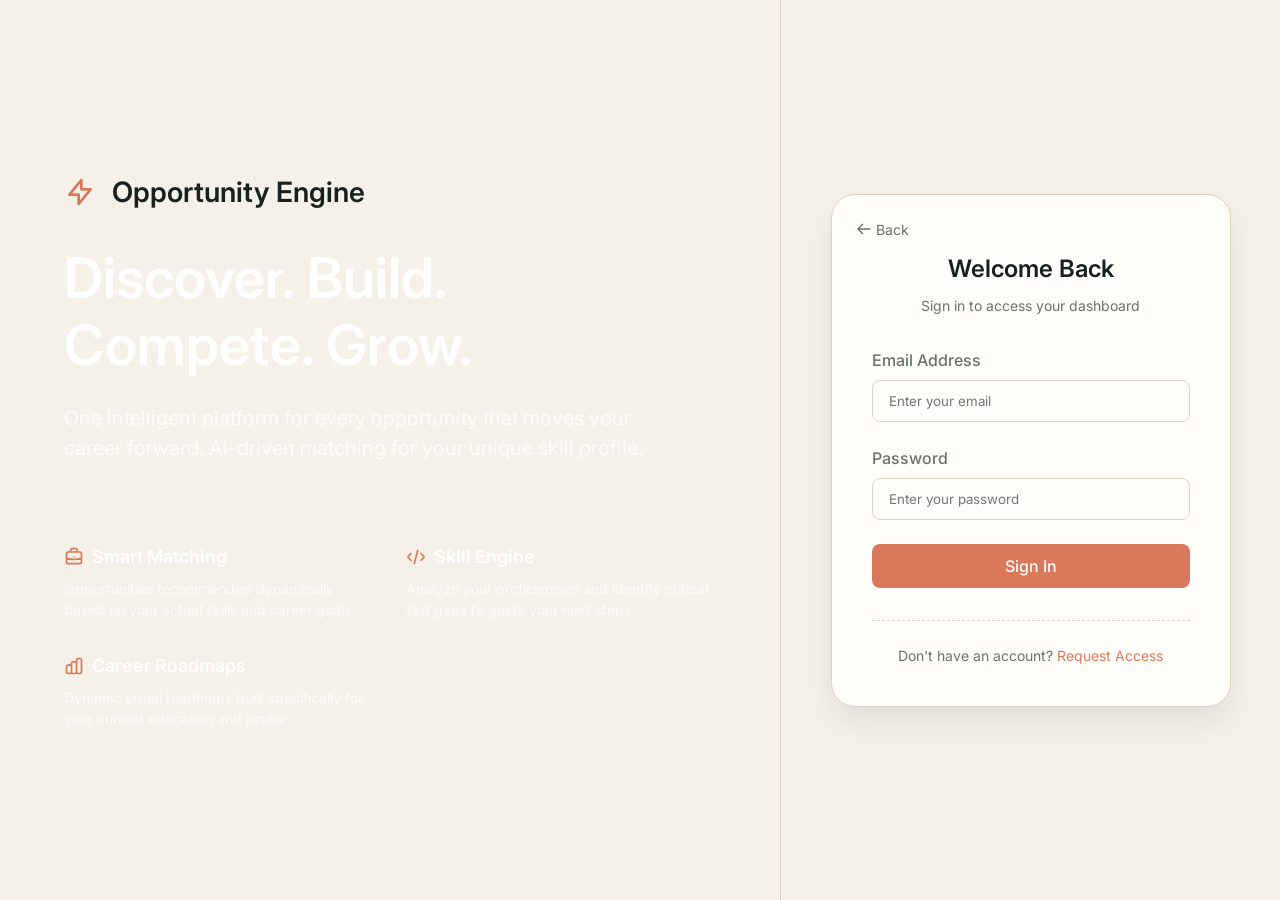
<file: student-opportunity-engine/projects.html>
<!DOCTYPE html>
<html lang="en">
<head>
    <meta charset="UTF-8">
    <meta name="viewport" content="width=device-width, initial-scale=1.0">
    <title>Projects - Student Opportunity Engine</title>
    <link rel="preconnect" href="https://fonts.googleapis.com">
    <link rel="preconnect" href="https://fonts.gstatic.com" crossorigin>
    <link href="https://fonts.googleapis.com/css2?family=Inter:wght@400;500;600;700&display=swap" rel="stylesheet">
    <link rel="stylesheet" href="css/style.css">
    <link rel="stylesheet" href="css/components.css">
    <link rel="stylesheet" href="css/responsive.css">
    <style>
        .project-card {
            display: flex;
            flex-direction: column;
            border-left: 4px solid var(--accent);
        }

        .project-header {
            margin-bottom: 1rem;
        }

        .project-title {
            font-size: 1.25rem;
            margin-bottom: 0.25rem;
        }

        .difficulty-indicator {
            display: inline-flex;
            align-items: center;
            gap: 0.25rem;
            font-size: 0.75rem;
            color: var(--text-secondary);
            margin-bottom: 1rem;
        }

        .diff-dot {
            width: 8px;
            height: 8px;
            border-radius: 50%;
            background-color: var(--border-color);
        }
        .diff-dot.active {
            background-color: var(--accent);
        }

        .project-section-title {
            font-size: 0.875rem;
            color: var(--text-secondary);
            font-weight: 600;
            margin-bottom: 0.5rem;
            text-transform: uppercase;
            letter-spacing: 0.05em;
        }

        .why-recommended {
            background-color: rgba(0, 86, 210, 0.05);
            border: 1px solid rgba(0, 86, 210, 0.2);
            padding: 1rem;
            border-radius: var(--border-radius-sm);
            margin-bottom: 1.5rem;
            font-size: 0.875rem;
            color: var(--text-primary);
        }

        .why-recommended-icon {
            color: var(--accent);
            margin-bottom: 0.5rem;
            display: flex;
            align-items: center;
            gap: 0.5rem;
            font-weight: 600;
        }

        .tech-stack {
            display: flex;
            flex-wrap: wrap;
            gap: 0.5rem;
            margin-bottom: 1.5rem;
        }

        .meta-info {
            display: flex;
            gap: 1.5rem;
            color: var(--text-muted);
            font-size: 0.875rem;
            margin-bottom: 1.5rem;
        }
    </style>
</head>
<body>
    <div class="app-container">
        <div id="sidebar-container"></div>
        
        <div class="main-content">
            <div id="header-container"></div>
            
            <div class="page-content">
                <div class="page-header flex justify-between items-center" style="margin-bottom: 1.5rem;">
                    <div>
                        <h1 class="page-title" style="font-size: 2rem; color: var(--text-primary);">Project Backlog</h1>
                        <p class="page-description">Build projects tailored to your career goal to close skill gaps.</p>
                    </div>
                </div>

                <div class="filter-bar" style="background: transparent; border: none; padding: 0; margin-bottom: 2rem; align-items: center; display: flex; gap: 1rem;">
                    <div style="flex: 1; position: relative;">
                        <svg style="position: absolute; left: 1rem; top: 50%; transform: translateY(-50%); width: 16px; height: 16px; color: var(--text-secondary);" fill="none" stroke="currentColor" viewBox="0 0 24 24"><path stroke-linecap="round" stroke-linejoin="round" stroke-width="2" d="M21 21l-6-6m2-5a7 7 0 11-14 0 7 7 0 0114 0z"></path></svg>
                        <input type="text" class="form-control" id="search-input" placeholder="Search projects..." style="padding-left: 2.5rem; border-radius: var(--border-radius-sm); width: 100%;">
                    </div>
                    <select class="form-control" id="filter-difficulty" style="width: auto;">
                        <option value="">Any Difficulty</option>
                        <option value="beginner">Beginner</option>
                        <option value="intermediate">Intermediate</option>
                        <option value="advanced">Advanced</option>
                    </select>
                    <button class="btn btn-primary" id="apply-filters-btn">Search</button>
                </div>

                <div id="projects-container">
                    <!-- Skeletons / List / Error -->
                </div>
            </div>
        </div>
    </div>

    <!-- Scripts -->
    <script src="js/api.js"></script>
    <script src="js/auth.js"></script>
    <script src="js/components.js"></script>
    <script src="js/projects.js"></script>
</body>
</html>
</file>
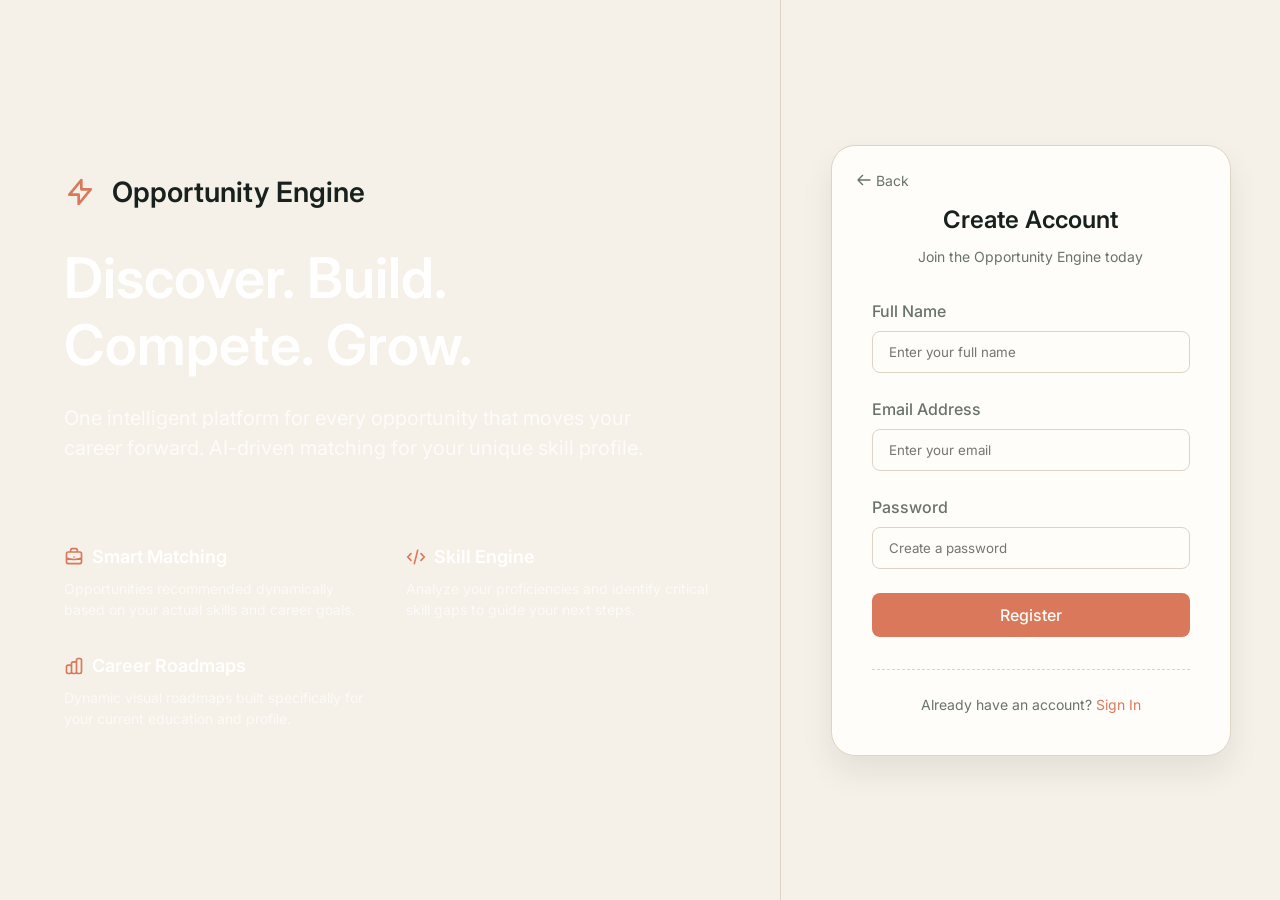
<file: student-opportunity-engine/register.html>
<!DOCTYPE html>
<html lang="en">
<head>
    <meta charset="UTF-8">
    <meta name="viewport" content="width=device-width, initial-scale=1.0">
    <title>Student Opportunity Engine - Register</title>
    <link rel="preconnect" href="https://fonts.googleapis.com">
    <link rel="preconnect" href="https://fonts.gstatic.com" crossorigin>
    <link href="https://fonts.googleapis.com/css2?family=Inter:wght@400;500;600;700&display=swap" rel="stylesheet">
    <link rel="stylesheet" href="css/style.css">
    <link rel="stylesheet" href="css/components.css">
    <link rel="stylesheet" href="css/responsive.css">
    <style>
        .landing-container {
            display: flex;
            min-height: 100vh;
        }
        
        .landing-hero {
            flex: 1.2;
            background-color: var(--sidebar-bg); /* Deep Navy */
            display: flex;
            flex-direction: column;
            justify-content: center;
            padding: 4rem;
            border-right: 1px solid var(--border-color);
        }
        
        .brand {
            display: flex;
            align-items: center;
            gap: 1rem;
            margin-bottom: 2rem;
            color: #FFFFFF;
        }
        
        .brand svg {
            color: var(--accent);
        }
        
        .brand h1 {
            font-size: 1.75rem;
            margin: 0;
        }
        
        .hero-title {
            font-size: 3.5rem;
            line-height: 1.2;
            margin-bottom: 1.5rem;
            color: #FFFFFF;
        }
        
        .hero-subtitle {
            font-size: 1.25rem;
            color: rgba(255, 255, 255, 0.8);
            margin-bottom: 3rem;
            max-width: 600px;
        }
        
        .feature-grid {
            display: grid;
            grid-template-columns: repeat(2, 1fr);
            gap: 2rem;
            margin-top: 2rem;
        }
        
        .feature-item h3 {
            font-size: 1.125rem;
            margin-bottom: 0.5rem;
            display: flex;
            align-items: center;
            gap: 0.5rem;
            color: #FFFFFF;
        }
        
        .feature-item p {
            color: rgba(255, 255, 255, 0.7);
            font-size: 0.875rem;
        }
        
        .login-section {
            flex: 0.8;
            display: flex;
            align-items: center;
            justify-content: center;
            background-color: var(--primary-bg);
            padding: 2rem;
        }
        
        .login-card {
            width: 100%;
            max-width: 400px;
            padding: 2.5rem;
            background-color: var(--card-bg);
            border: 1px solid var(--border-color);
            border-radius: var(--border-radius-lg);
            box-shadow: var(--shadow-lg);
        }
        
        .login-title {
            font-size: 1.5rem;
            margin-bottom: 0.5rem;
            text-align: center;
        }
        
        .login-subtitle {
            color: var(--text-secondary);
            text-align: center;
            margin-bottom: 2rem;
            font-size: 0.875rem;
        }
        
        @media (max-width: 992px) {
            .landing-container {
                flex-direction: column;
            }
            .landing-hero, .login-section {
                flex: auto;
            }
            .landing-hero {
                padding: 2rem;
                border-right: none;
                border-bottom: 1px solid var(--border-color);
            }
            .hero-title {
                font-size: 2.5rem;
            }
        }
    </style>
</head>
<body>

    <div class="landing-container">
        <!-- Value Proposition Section -->
        <div class="landing-hero">
            <div class="brand">
                <svg style="width: 32px; height: 32px;" fill="none" stroke="currentColor" viewBox="0 0 24 24" xmlns="http://www.w3.org/2000/svg"><path stroke-linecap="round" stroke-linejoin="round" stroke-width="2" d="M13 10V3L4 14h7v7l9-11h-7z"></path></svg>
                <h1>Opportunity Engine</h1>
            </div>
            
            <h2 class="hero-title">Discover. Build.<br>Compete. Grow.</h2>
            <p class="hero-subtitle">One intelligent platform for every opportunity that moves your career forward. AI-driven matching for your unique skill profile.</p>
            
            <div class="feature-grid">
                <div class="feature-item">
                    <h3>
                        <svg style="width: 20px; height: 20px; color: var(--accent);" fill="none" stroke="currentColor" viewBox="0 0 24 24"><path stroke-linecap="round" stroke-linejoin="round" stroke-width="2" d="M21 13.255A23.931 23.931 0 0112 15c-3.183 0-6.22-.62-9-1.745M16 6V4a2 2 0 00-2-2h-4a2 2 0 00-2 2v2m4 6h.01M5 20h14a2 2 0 002-2V8a2 2 0 00-2-2H5a2 2 0 00-2 2v10a2 2 0 002 2z"></path></svg>
                        Smart Matching
                    </h3>
                    <p>Opportunities recommended dynamically based on your actual skills and career goals.</p>
                </div>
                <div class="feature-item">
                    <h3>
                        <svg style="width: 20px; height: 20px; color: var(--accent);" fill="none" stroke="currentColor" viewBox="0 0 24 24"><path stroke-linecap="round" stroke-linejoin="round" stroke-width="2" d="M10 20l4-16m4 4l4 4-4 4M6 16l-4-4 4-4"></path></svg>
                        Skill Engine
                    </h3>
                    <p>Analyze your proficiencies and identify critical skill gaps to guide your next steps.</p>
                </div>
                <div class="feature-item">
                    <h3>
                        <svg style="width: 20px; height: 20px; color: var(--accent);" fill="none" stroke="currentColor" viewBox="0 0 24 24"><path stroke-linecap="round" stroke-linejoin="round" stroke-width="2" d="M9 19v-6a2 2 0 00-2-2H5a2 2 0 00-2 2v6a2 2 0 002 2h2a2 2 0 002-2zm0 0V9a2 2 0 012-2h2a2 2 0 012 2v10m-6 0a2 2 0 002 2h2a2 2 0 002-2m0 0V5a2 2 0 012-2h2a2 2 0 012 2v14a2 2 0 01-2 2h-2a2 2 0 01-2-2z"></path></svg>
                        Career Roadmaps
                    </h3>
                    <p>Dynamic visual roadmaps built specifically for your current education and profile.</p>
                </div>
            </div>
        </div>

        <!-- Register Section -->
        <div class="login-section">
            <div class="login-card" style="position: relative;">
                <a href="index.html" style="position: absolute; top: 1.5rem; left: 1.5rem; color: var(--text-secondary); display: flex; align-items: center; gap: 0.25rem; font-size: 0.875rem; text-decoration: none;">
                    <svg style="width: 16px; height: 16px;" fill="none" stroke="currentColor" viewBox="0 0 24 24"><path stroke-linecap="round" stroke-linejoin="round" stroke-width="2" d="M10 19l-7-7m0 0l7-7m-7 7h18"></path></svg>
                    Back
                </a>
                <h2 class="login-title" style="margin-top: 1rem;">Create Account</h2>
                <p class="login-subtitle">Join the Opportunity Engine today</p>
                
                <form id="register-form">
                    <div class="form-group">
                        <label class="form-label" for="name">Full Name</label>
                        <input type="text" id="name" class="form-control" required placeholder="Enter your full name">
                    </div>

                    <div class="form-group">
                        <label class="form-label" for="email">Email Address</label>
                        <input type="email" id="email" class="form-control" required placeholder="Enter your email">
                    </div>
                    
                    <div class="form-group">
                        <label class="form-label" for="password">Password</label>
                        <input type="password" id="password" class="form-control" required placeholder="Create a password">
                    </div>
                    
                    <button type="submit" class="btn btn-primary w-full" id="register-btn" style="padding: 0.75rem; font-size: 1rem;">
                        Register
                    </button>
                    
                    <div id="register-error" class="hidden mt-4" style="color: var(--danger); text-align: center; font-size: 0.875rem;">
                        Registration failed. Please try again.
                    </div>
                </form>

                <div class="mt-8 text-center" style="border-top: 1px dashed var(--border-color); padding-top: 1.5rem;">
                    <p class="text-secondary" style="font-size: 0.875rem;">Already have an account? <a href="login.html">Sign In</a></p>
                </div>
            </div>
        </div>
    </div>

    <!-- Scripts -->
    <script src="js/api.js"></script>
    <script src="js/auth.js"></script>
    <script src="js/components.js"></script>
    <script>
        document.getElementById('register-form').addEventListener('submit', async (e) => {
            e.preventDefault();
            const btn = document.getElementById('register-btn');
            const errorMsg = document.getElementById('register-error');
            const name = document.getElementById('name').value;
            const email = document.getElementById('email').value;
            const password = document.getElementById('password').value;

            btn.disabled = true;
            btn.innerHTML = 'Registering...';
            errorMsg.classList.add('hidden');

            try {
                await window.auth.register(name, email, password);
            } catch (err) {
                errorMsg.classList.remove('hidden');
                
                const message = err.message || 'Registration failed. Please try again.';
                errorMsg.innerText = message;
                
                // Show actual error message instead of hardcoding backend connectivity error
                window.components.showToast('error', message);
            } finally {
                btn.disabled = false;
                btn.innerHTML = 'Register';
            }
        });
    </script>
</body>
</html>
</file>
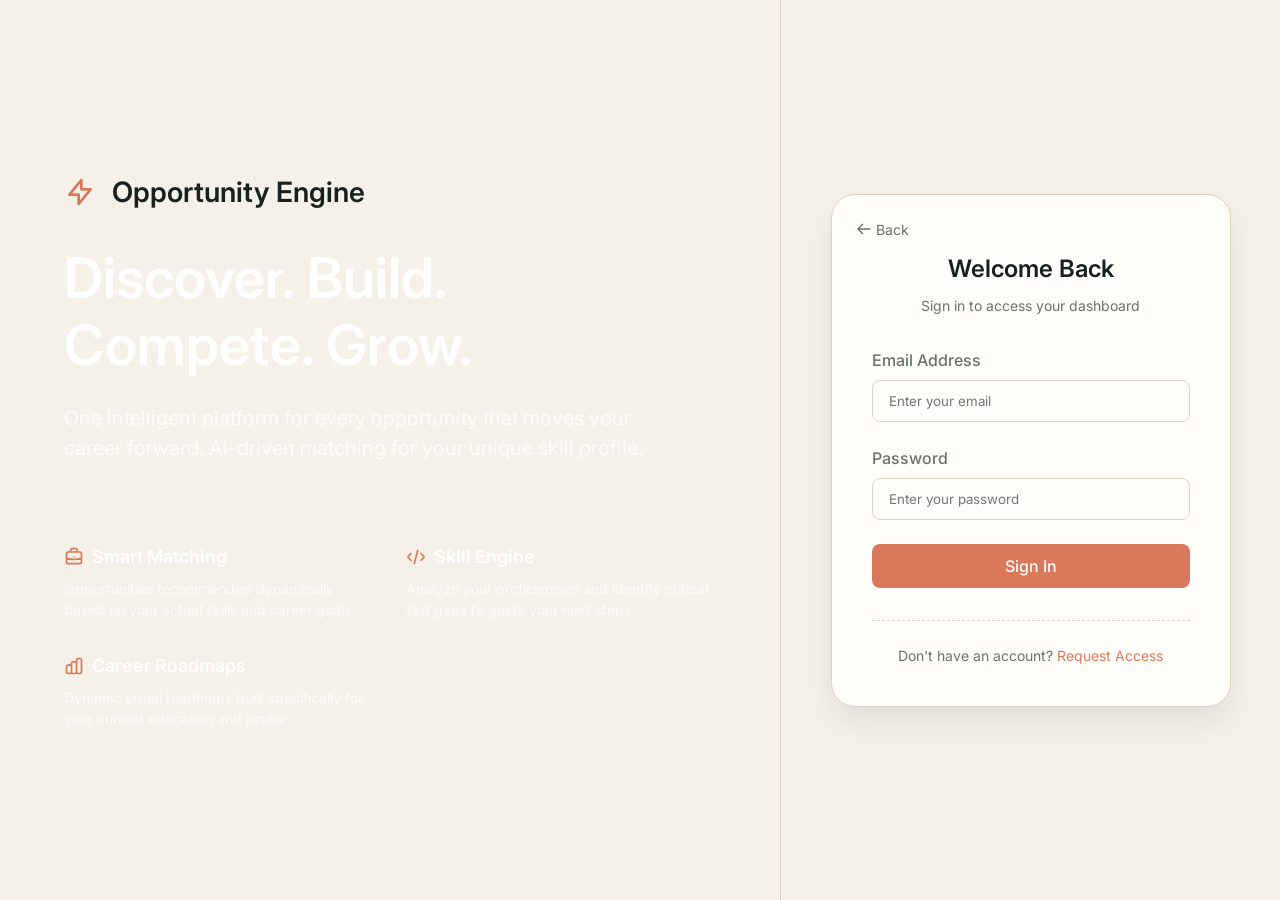
<file: student-opportunity-engine/skill-engine.html>
<!DOCTYPE html>
<html lang="en">
<head>
    <meta charset="UTF-8">
    <meta name="viewport" content="width=device-width, initial-scale=1.0">
    <title>Skill Engine - Student Opportunity Engine</title>
    <link rel="preconnect" href="https://fonts.googleapis.com">
    <link rel="preconnect" href="https://fonts.gstatic.com" crossorigin>
    <link href="https://fonts.googleapis.com/css2?family=Inter:wght@400;500;600;700&display=swap" rel="stylesheet">
    <link rel="stylesheet" href="css/style.css">
    <link rel="stylesheet" href="css/components.css">
    <link rel="stylesheet" href="css/responsive.css">
    <style>
        .skill-grid {
            display: grid;
            grid-template-columns: 2fr 1fr;
            gap: 2rem;
        }

        .skill-progress-bar {
            width: 100%;
            height: 8px;
            background-color: var(--primary-bg);
            border-radius: var(--border-radius-full);
            overflow: hidden;
            margin-top: 0.5rem;
        }
        
        .skill-progress-fill {
            height: 100%;
            background-color: var(--accent);
            border-radius: var(--border-radius-full);
            transition: width 0.5s ease-in-out;
        }

        .skill-gap-card {
            background: linear-gradient(135deg, rgba(0, 86, 210, 0.05) 0%, rgba(185, 28, 28, 0.05) 100%);
            border: 1px solid rgba(0, 86, 210, 0.15);
        }

        .skill-item {
            padding: 1rem;
            border: 1px solid var(--border-color);
            border-radius: var(--border-radius-sm);
            margin-bottom: 1rem;
            display: flex;
            flex-direction: column;
            gap: 0.5rem;
        }

        .skill-header {
            display: flex;
            justify-content: space-between;
            align-items: center;
        }

        .skill-actions {
            display: flex;
            gap: 0.5rem;
        }

        /* Modal Styles */
        .modal-overlay {
            position: fixed;
            top: 0;
            left: 0;
            right: 0;
            bottom: 0;
            background-color: rgba(0, 0, 0, 0.5);
            display: flex;
            align-items: center;
            justify-content: center;
            z-index: 1000;
        }

        .modal-content {
            background-color: var(--card-bg);
            border: 1px solid var(--border-color);
            border-radius: var(--border-radius-md);
            padding: 2rem;
            width: 100%;
            max-width: 500px;
        }

        .modal-header {
            display: flex;
            justify-content: space-between;
            align-items: center;
            margin-bottom: 1.5rem;
        }

        @media (max-width: 992px) {
            .skill-grid {
                grid-template-columns: 1fr;
            }
        }
    </style>
</head>
<body>
    <div class="app-container">
        <div id="sidebar-container"></div>
        
        <div class="main-content">
            <div id="header-container"></div>
            
            <div class="page-content">
                <div class="page-header flex justify-between items-center">
                    <div>
                        <h1 class="page-title">Skill Engine</h1>
                        <p class="page-description">Analyze your proficiencies and identify critical skill gaps.</p>
                    </div>
                    <button class="btn btn-primary" onclick="window.skillEngine.openAddModal()">
                        <svg style="width: 16px; height: 16px;" fill="none" stroke="currentColor" viewBox="0 0 24 24"><path stroke-linecap="round" stroke-linejoin="round" stroke-width="2" d="M12 4v16m8-8H4"></path></svg>
                        Add Skill
                    </button>
                </div>

                <div class="skill-grid">
                    <!-- Left Column -->
                    <div style="display: flex; flex-direction: column; gap: 2rem;">
                        <div class="card">
                            <h2 class="section-title">Current Skills & Proficiency</h2>
                            <div id="current-skills-container">
                                <!-- Skeletons / API Data -->
                                <div class="skeleton" style="height: 80px; width: 100%; margin-bottom: 1rem;"></div>
                                <div class="skeleton" style="height: 80px; width: 100%;"></div>
                            </div>
                        </div>

                        <div class="card skill-gap-card">
                            <h2 class="section-title">Skill Gap Analysis</h2>
                            <p class="text-secondary" style="margin-bottom: 1rem; font-size: 0.875rem;">Skills required for your career goal that you currently lack or need to improve.</p>
                            <div id="skill-gaps-container">
                                <div class="skeleton" style="height: 60px; width: 100%;"></div>
                            </div>
                        </div>
                    </div>

                    <!-- Right Column -->
                    <div style="display: flex; flex-direction: column; gap: 2rem;">
                        <div class="card">
                            <h2 class="section-title">Career Alignment</h2>
                            <div id="career-alignment-container">
                                <div class="skeleton" style="height: 150px; width: 100%;"></div>
                            </div>
                        </div>

                        <div class="card">
                            <h2 class="section-title">Recommended Skills</h2>
                            <div id="recommended-skills-container">
                                <div class="skeleton" style="height: 100px; width: 100%;"></div>
                            </div>
                        </div>

                        <div class="card">
                            <h2 class="section-title">Opportunity Compatibility</h2>
                            <div id="opportunity-compat-container">
                                <div class="skeleton" style="height: 100px; width: 100%;"></div>
                            </div>
                        </div>
                    </div>
                </div>
            </div>
        </div>
    </div>

    <!-- Add/Edit Modal -->
    <div id="skill-modal" class="modal-overlay hidden">
        <div class="modal-content">
            <div class="modal-header">
                <h3 id="modal-title">Add Skill</h3>
                <button class="icon-btn" onclick="window.skillEngine.closeModal()">
                    <svg style="width: 24px; height: 24px;" fill="none" stroke="currentColor" viewBox="0 0 24 24"><path stroke-linecap="round" stroke-linejoin="round" stroke-width="2" d="M6 18L18 6M6 6l12 12"></path></svg>
                </button>
            </div>
            <form id="skill-form">
                <input type="hidden" id="skill-id">
                <div class="form-group">
                    <label class="form-label" for="skill-name">Skill Name</label>
                    <input type="text" id="skill-name" class="form-control" required placeholder="e.g. Data Structures">
                </div>
                <div class="form-group">
                    <label class="form-label" for="skill-proficiency">Proficiency (0-100)</label>
                    <input type="number" id="skill-proficiency" class="form-control" required min="0" max="100" placeholder="0">
                </div>
                <div style="display: flex; gap: 1rem; justify-content: flex-end;">
                    <button type="button" class="btn btn-outline" onclick="window.skillEngine.closeModal()">Cancel</button>
                    <button type="submit" class="btn btn-primary" id="skill-save-btn">Save</button>
                </div>
            </form>
        </div>
    </div>

    <!-- Scripts -->
    <script src="js/api.js"></script>
    <script src="js/auth.js"></script>
    <script src="js/components.js"></script>
    <script src="js/skill-engine.js"></script>
</body>
</html>
</file>
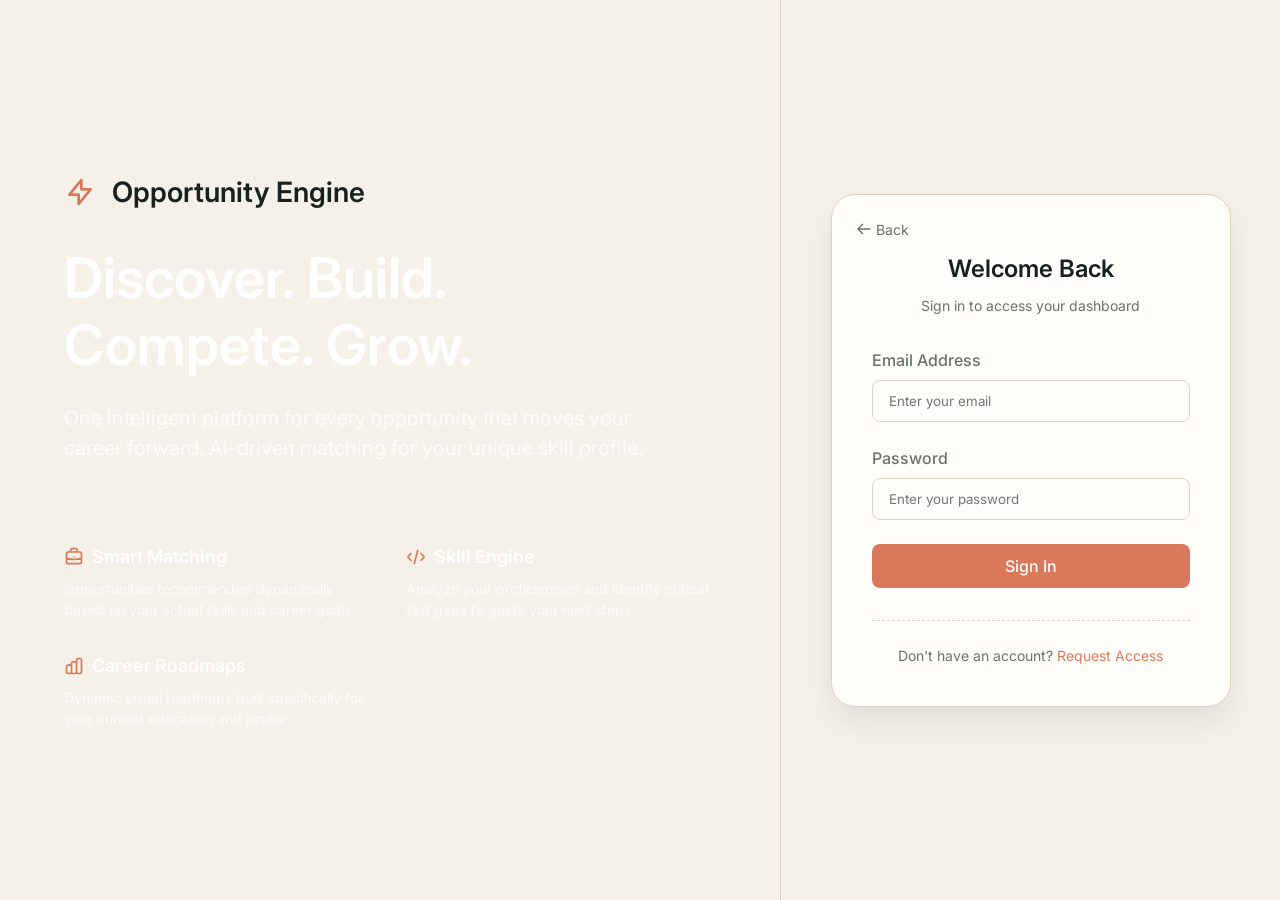
<file: student-opportunity-engine/workshops.html>
<!DOCTYPE html>
<html lang="en">
<head>
    <meta charset="UTF-8">
    <meta name="viewport" content="width=device-width, initial-scale=1.0">
    <title>Workshops - Student Opportunity Engine</title>
    <link rel="preconnect" href="https://fonts.googleapis.com">
    <link rel="preconnect" href="https://fonts.gstatic.com" crossorigin>
    <link href="https://fonts.googleapis.com/css2?family=Inter:wght@400;500;600;700&display=swap" rel="stylesheet">
    <link rel="stylesheet" href="css/style.css">
    <link rel="stylesheet" href="css/components.css">
    <link rel="stylesheet" href="css/responsive.css">
    <style>
        .workshop-card {
            display: flex;
            flex-direction: column;
            position: relative;
        }

        .category-badge {
            position: absolute;
            top: -10px;
            right: 20px;
            background-color: var(--accent);
            color: white;
            padding: 0.25rem 0.75rem;
            border-radius: var(--border-radius-full);
            font-size: 0.75rem;
            font-weight: 600;
            text-transform: uppercase;
            box-shadow: var(--shadow-sm);
        }
        
        .ws-header {
            margin-bottom: 1rem;
            margin-top: 0.5rem;
        }

        .ws-title {
            font-size: 1.125rem;
            margin-bottom: 0.25rem;
        }

        .ws-org {
            color: var(--text-secondary);
            font-size: 0.875rem;
        }
        
        .ws-meta {
            display: grid;
            grid-template-columns: 1fr;
            gap: 0.5rem;
            margin-bottom: 1rem;
        }
        
        .ws-meta-item {
            display: flex;
            align-items: center;
            gap: 0.5rem;
            font-size: 0.875rem;
            color: var(--text-muted);
        }
        
        .ws-meta-item svg {
            width: 16px;
            height: 16px;
        }

        .ws-skills {
            display: flex;
            flex-wrap: wrap;
            gap: 0.5rem;
            margin-bottom: 1rem;
        }
        
        .filter-row {
            display: flex;
            gap: 1rem;
            margin-bottom: 2rem;
            flex-wrap: wrap;
        }
    </style>
</head>
<body>
    <div class="app-container">
        <div id="sidebar-container"></div>
        
        <div class="main-content">
            <div id="header-container"></div>
            
            <div class="page-content">
                <div class="page-header flex justify-between items-center" style="margin-bottom: 1.5rem;">
                    <div>
                        <h1 class="page-title" style="font-size: 2rem; color: var(--text-primary);">Workshops & Training</h1>
                        <p class="page-description">Upskill yourself with highly rated programs.</p>
                    </div>
                </div>

                <div class="filter-bar" style="background: transparent; border: none; padding: 0; margin-bottom: 2rem; align-items: center; display: flex; gap: 1rem;">
                    <select class="form-control" id="filter-category" style="width: auto;">
                        <option value="">All Categories</option>
                        <option value="workshop">Workshops</option>
                        <option value="bootcamp">Bootcamps</option>
                        <option value="webinar">Webinars</option>
                        <option value="certification">Certifications</option>
                        <option value="training">Training Programs</option>
                    </select>
                    
                    <select class="form-control" id="filter-duration" style="width: auto;">
                        <option value="">Any Duration</option>
                        <option value="short">Short (&lt; 1 week)</option>
                        <option value="medium">Medium (1-4 weeks)</option>
                        <option value="long">Long (1+ months)</option>
                    </select>

                    <button class="btn btn-primary" id="apply-filters-btn">Search</button>
                </div>

                <div id="workshops-container">
                    <!-- Skeletons / List / Error -->
                </div>
            </div>
        </div>
    </div>

    <!-- Scripts -->
    <script src="js/api.js"></script>
    <script src="js/auth.js"></script>
    <script src="js/components.js"></script>
    <script src="js/workshops.js"></script>
</body>
</html>
</file>
<file: student-opportunity-engine/css/style.css>
:root {
    /* Editorial Dual-Tone Design System */
    
    /* Natural Color Identity */
    
    /* Base Theme (Ivory & Sand) */
    --primary-bg: #F5F0E8; /* Warm Ivory */
    --card-bg: #FFFDF9; /* White */
    --input-bg: #FFFDF9;
    --border-color: #DED4C5; /* Muted Sand */
    
    /* Typography */
    --text-primary: #17211D; /* Dark text */
    --text-secondary: #68736C; /* Muted text */
    --text-muted: rgba(104, 115, 108, 0.6);
    
    /* Colors */
    --accent: #D9785B; /* Soft Terracotta */
    --accent-hover: #c4664a;
    --accent-light: rgba(217, 120, 91, 0.15);
    
    --brand-primary: #173F35; /* Deep Forest Green */
    --brand-secondary: #A8B9A5; /* Sage */
    --brand-light: rgba(168, 185, 165, 0.2);
    
    /* System Colors */
    --success: #173F35; /* Forest Green for success */
    --success-light: rgba(23, 63, 53, 0.1);
    --warning: #D9785B;
    --warning-light: rgba(217, 120, 91, 0.1);
    --danger: #D9785B;
    --danger-light: rgba(217, 120, 91, 0.1);
    
    --font-family: 'Inter', system-ui, -apple-system, sans-serif;
    --font-display: 'Inter', system-ui, -apple-system, sans-serif;
    
    /* Organic rounded corners */
    --border-radius-sm: 8px;
    --border-radius-md: 16px;
    --border-radius-lg: 24px;
    --border-radius-full: 9999px;
    
    /* Subtle, warm shadows */
    --shadow-sm: 0 2px 4px rgba(23, 33, 29, 0.03);
    --shadow-md: 0 8px 16px rgba(23, 33, 29, 0.05);
    --shadow-lg: 0 16px 32px rgba(23, 33, 29, 0.08);
    
    --transition: all 0.3s ease;
}

* {
    margin: 0;
    padding: 0;
    box-sizing: border-box;
}

body {
    font-family: var(--font-family);
    background-color: var(--primary-bg);
    color: var(--text-primary);
    line-height: 1.5;
    -webkit-font-smoothing: antialiased;
    overflow-x: hidden;
}

a {
    color: var(--accent);
    text-decoration: none;
    transition: var(--transition);
}

a:hover {
    color: var(--accent-hover);
}

ul {
    list-style: none;
}

/* Typography Hierarchy */
h1, h2, h3, h4, h5, h6 {
    color: var(--text-primary);
    font-weight: 600;
    margin-bottom: 0.5rem;
}

h1 { font-size: 2rem; }
h2 { font-size: 1.5rem; }
h3 { font-size: 1.25rem; }
h4 { font-size: 1.125rem; }
h5 { font-size: 1rem; }
h6 { font-size: 0.875rem; }

.text-muted { color: var(--text-muted); }
.text-secondary { color: var(--text-secondary); }

/* Global Layout */
.app-container {
    display: flex;
    flex-direction: column;
    min-height: 100vh;
}

.main-content {
    flex: 1;
    display: flex;
    flex-direction: column;
    min-width: 0;
    background-color: var(--primary-bg);
}

.page-content {
    padding: 2rem;
    flex: 1;
    overflow-y: auto;
}

.page-header {
    margin-bottom: 2rem;
}

.page-title {
    font-size: 1.75rem;
    margin-bottom: 0.5rem;
}

.page-description {
    color: var(--text-secondary);
    font-size: 1rem;
}

/* Utilities */
.hidden { display: none !important; }
.flex { display: flex; }
.items-center { align-items: center; }
.justify-between { justify-content: space-between; }
.gap-2 { gap: 0.5rem; }
.gap-3 { gap: 0.75rem; }
.gap-4 { gap: 1rem; }
.w-full { width: 100%; }
.mt-2 { margin-top: 0.5rem; }
.mt-4 { margin-top: 1rem; }
.mt-8 { margin-top: 2rem; }
.mb-2 { margin-bottom: 0.5rem; }
.mb-4 { margin-bottom: 1rem; }
.text-center { text-align: center; }
</file>
<file: student-opportunity-engine/css/components.css>
/* components.css */

/* components.css */

/* Top Navbar (Replaces Sidebar & Header) */
.top-navbar {
    background-color: var(--card-bg);
    border-bottom: 1px solid var(--border-color);
    position: sticky;
    top: 0;
    z-index: 100;
    display: flex;
    flex-direction: column;
}

.top-navbar-main {
    display: flex;
    align-items: center;
    justify-content: space-between;
    padding: 1rem 2rem;
    border-bottom: 1px solid var(--border-color);
}

.logo-container {
    display: flex;
    align-items: center;
    gap: 0.75rem;
    font-size: 1.25rem;
    font-weight: 700;
    color: var(--text-primary);
    text-decoration: none;
}

.logo-icon {
    color: var(--accent);
    font-size: 1.5rem;
}

.top-navbar-links {
    display: flex;
    align-items: center;
    gap: 1.5rem;
    padding: 0 2rem;
    background-color: rgba(0,0,0,0.2);
    overflow-x: auto;
}

.nav-item {
    display: flex;
    align-items: center;
    gap: 0.5rem;
    padding: 1rem 0;
    color: var(--text-secondary);
    font-weight: 500;
    transition: var(--transition);
    cursor: pointer;
    text-decoration: none;
    position: relative;
    white-space: nowrap;
}

.nav-item:hover {
    color: var(--text-primary);
}

.nav-item.active {
    color: var(--brand-primary);
    font-weight: 600;
}

.nav-item.active::after {
    content: '';
    position: absolute;
    bottom: 0;
    left: 0;
    right: 0;
    height: 2px;
    background-color: var(--brand-primary);
    border-radius: 2px 2px 0 0;
}

.search-bar {
    display: flex;
    align-items: center;
    background-color: var(--primary-bg);
    border: 1px solid var(--border-color);
    border-radius: var(--border-radius-full);
    padding: 0.5rem 1rem;
    width: 300px;
    transition: var(--transition);
}

.search-bar:focus-within {
    border-color: var(--accent);
    box-shadow: 0 0 0 2px var(--accent-light);
}

.search-input {
    background: transparent;
    border: none;
    color: var(--text-primary);
    outline: none;
    width: 100%;
    margin-left: 0.5rem;
    font-family: inherit;
}

.header-actions {
    display: flex;
    align-items: center;
    gap: 1rem;
}

.icon-btn {
    background: transparent;
    border: none;
    color: var(--text-secondary);
    font-size: 1.25rem;
    cursor: pointer;
    padding: 0.5rem;
    border-radius: 50%;
    transition: var(--transition);
    display: flex;
    align-items: center;
    justify-content: center;
}

.icon-btn:hover {
    background-color: rgba(255, 255, 255, 0.05);
    color: var(--text-primary);
}

/* Cards */
.card {
    background-color: var(--card-bg);
    border: 1px solid var(--border-color);
    border-radius: var(--border-radius-md);
    padding: 1.5rem;
    box-shadow: var(--shadow-sm);
    transition: var(--transition);
}

.card:hover {
    border-color: var(--border-color);
    box-shadow: var(--shadow-md);
    transform: translateY(-2px);
}

/* Buttons */
.btn {
    display: inline-flex;
    align-items: center;
    justify-content: center;
    gap: 0.5rem;
    padding: 0.5rem 1rem;
    border-radius: var(--border-radius-sm);
    font-weight: 500;
    cursor: pointer;
    transition: var(--transition);
    border: none;
    font-family: inherit;
    font-size: 0.875rem;
}

.btn-primary {
    background-color: var(--accent);
    color: #FFFDF9;
}

.btn-primary:hover {
    background-color: var(--accent-hover);
}

.btn-secondary {
    background-color: var(--brand-primary);
    color: #FFFDF9;
}

.btn-secondary:hover {
    background-color: #113028;
}

.btn-outline {
    background-color: transparent;
    border: 1px solid var(--brand-primary);
    color: var(--brand-primary);
}

.btn-outline:hover {
    background-color: rgba(23, 63, 53, 0.05);
}

.btn-ghost {
    background-color: transparent;
    color: var(--text-primary);
}

.btn-ghost:hover {
    background-color: rgba(23, 63, 53, 0.05);
}

/* Grid Layouts */
.grid { display: grid; }
.grid-cols-1 { grid-template-columns: repeat(1, 1fr); }
.grid-cols-2 { grid-template-columns: repeat(2, 1fr); }
.grid-cols-3 { grid-template-columns: repeat(3, 1fr); }
.grid-cols-4 { grid-template-columns: repeat(4, 1fr); }

/* Badges */
.badge {
    padding: 0.25rem 0.5rem;
    border-radius: var(--border-radius-sm);
    font-size: 0.75rem;
    font-weight: 600;
    text-transform: uppercase;
}
.badge-success { background-color: var(--success-light); color: var(--success); }
.badge-warning { background-color: var(--warning-light); color: var(--warning); }
.badge-danger { background-color: var(--danger-light); color: var(--danger); }
.badge-accent { background-color: var(--accent-light); color: var(--accent); }
.badge-neutral { background-color: var(--input-bg); color: var(--text-secondary); }

/* States */
.empty-state {
    display: flex;
    flex-direction: column;
    align-items: center;
    justify-content: center;
    padding: 4rem 2rem;
    text-align: center;
    background-color: var(--card-bg);
    border-radius: var(--border-radius-md);
    border: 1px dashed var(--border-color);
}

.empty-state i {
    font-size: 3rem;
    color: var(--text-muted);
    margin-bottom: 1rem;
}

.error-state {
    display: flex;
    flex-direction: column;
    align-items: center;
    justify-content: center;
    padding: 3rem 2rem;
    text-align: center;
    background-color: var(--danger-light);
    border-radius: var(--border-radius-md);
    border: 1px solid rgba(211, 47, 47, 0.3);
}

.error-state i {
    color: var(--danger);
    font-size: 2.5rem;
    margin-bottom: 1rem;
}

/* Skeletons */
.skeleton {
    background: linear-gradient(90deg, #F3F4F6 25%, #E5E7EB 50%, #F3F4F6 75%);
    background-size: 200% 100%;
    animation: loading 1.5s infinite;
    border-radius: var(--border-radius-sm);
}

@keyframes loading {
    0% { background-position: 200% 0; }
    100% { background-position: -200% 0; }
}

.skeleton-text { height: 1rem; margin-bottom: 0.5rem; }
.skeleton-title { height: 1.5rem; width: 60%; margin-bottom: 1rem; }
.skeleton-card { height: 200px; border-radius: var(--border-radius-md); }

/* Forms */
.form-group {
    margin-bottom: 1.5rem;
}

.form-label {
    display: block;
    margin-bottom: 0.5rem;
    font-weight: 500;
    color: var(--text-secondary);
}

.form-control {
    width: 100%;
    padding: 0.75rem 1rem;
    background-color: var(--input-bg);
    border: 1px solid var(--border-color);
    border-radius: var(--border-radius-sm);
    color: var(--text-primary);
    font-family: inherit;
    transition: var(--transition);
}

.form-control:focus {
    outline: none;
    border-color: var(--accent);
    box-shadow: 0 0 0 3px var(--accent-light);
}

/* Toasts */
#toast-container {
    position: fixed;
    bottom: 20px;
    right: 20px;
    z-index: 1000;
    display: flex;
    flex-direction: column;
    gap: 10px;
}

.toast {
    padding: 1rem;
    border-radius: var(--border-radius-sm);
    background-color: var(--card-bg);
    border-left: 4px solid var(--border-color);
    box-shadow: var(--shadow-lg);
    display: flex;
    align-items: center;
    gap: 0.75rem;
    min-width: 250px;
    animation: slideIn 0.3s ease-out forwards;
}

@keyframes slideIn {
    from { transform: translateX(100%); opacity: 0; }
    to { transform: translateX(0); opacity: 1; }
}

.toast.success { border-left-color: var(--success); }
.toast.error { border-left-color: var(--danger); }
.toast.info { border-left-color: var(--accent); }
</file>
<file: student-opportunity-engine/css/responsive.css>
/* responsive.css */

/* Large Desktop */
@media (max-width: 1200px) {
    .grid-cols-4 {
        grid-template-columns: repeat(3, 1fr);
    }
}

/* Tablet / Small Desktop */
@media (max-width: 992px) {
    .grid-cols-3 {
        grid-template-columns: repeat(2, 1fr);
    }
    .grid-cols-4 {
        grid-template-columns: repeat(2, 1fr);
    }
    
    .sidebar {
        width: 80px;
    }
    
    .sidebar-header .logo-text,
    .sidebar-nav .nav-text {
        display: none;
    }
    
    .main-content {
        margin-left: 80px;
    }
    
    .nav-item {
        justify-content: center;
        padding: 1rem 0;
    }
    
    .sidebar-footer {
        display: flex;
        justify-content: center;
        padding: 1rem 0;
    }
}

/* Mobile */
@media (max-width: 768px) {
    .app-container {
        flex-direction: column;
    }
    
    .sidebar {
        position: fixed;
        bottom: 0;
        top: auto;
        left: 0;
        width: 100%;
        height: 60px;
        flex-direction: row;
        border-right: none;
        border-top: 1px solid var(--border-color);
        z-index: 1000;
        background-color: var(--sidebar-bg);
    }
    
    .sidebar-header,
    .sidebar-footer {
        display: none;
    }
    
    .sidebar-nav {
        flex-direction: row;
        padding: 0;
        justify-content: space-around;
        align-items: center;
        overflow-x: auto;
    }
    
    .nav-item {
        padding: 0.5rem;
    }
    
    .main-content {
        margin-left: 0;
        margin-bottom: 60px; /* Space for bottom nav */
    }
    
    .top-header {
        padding: 0 1rem;
    }
    
    .search-bar {
        width: auto;
        flex: 1;
        margin-right: 1rem;
    }
    
    .grid-cols-2 {
        grid-template-columns: 1fr;
    }
    
    .page-content {
        padding: 1rem;
    }
}
</file>
